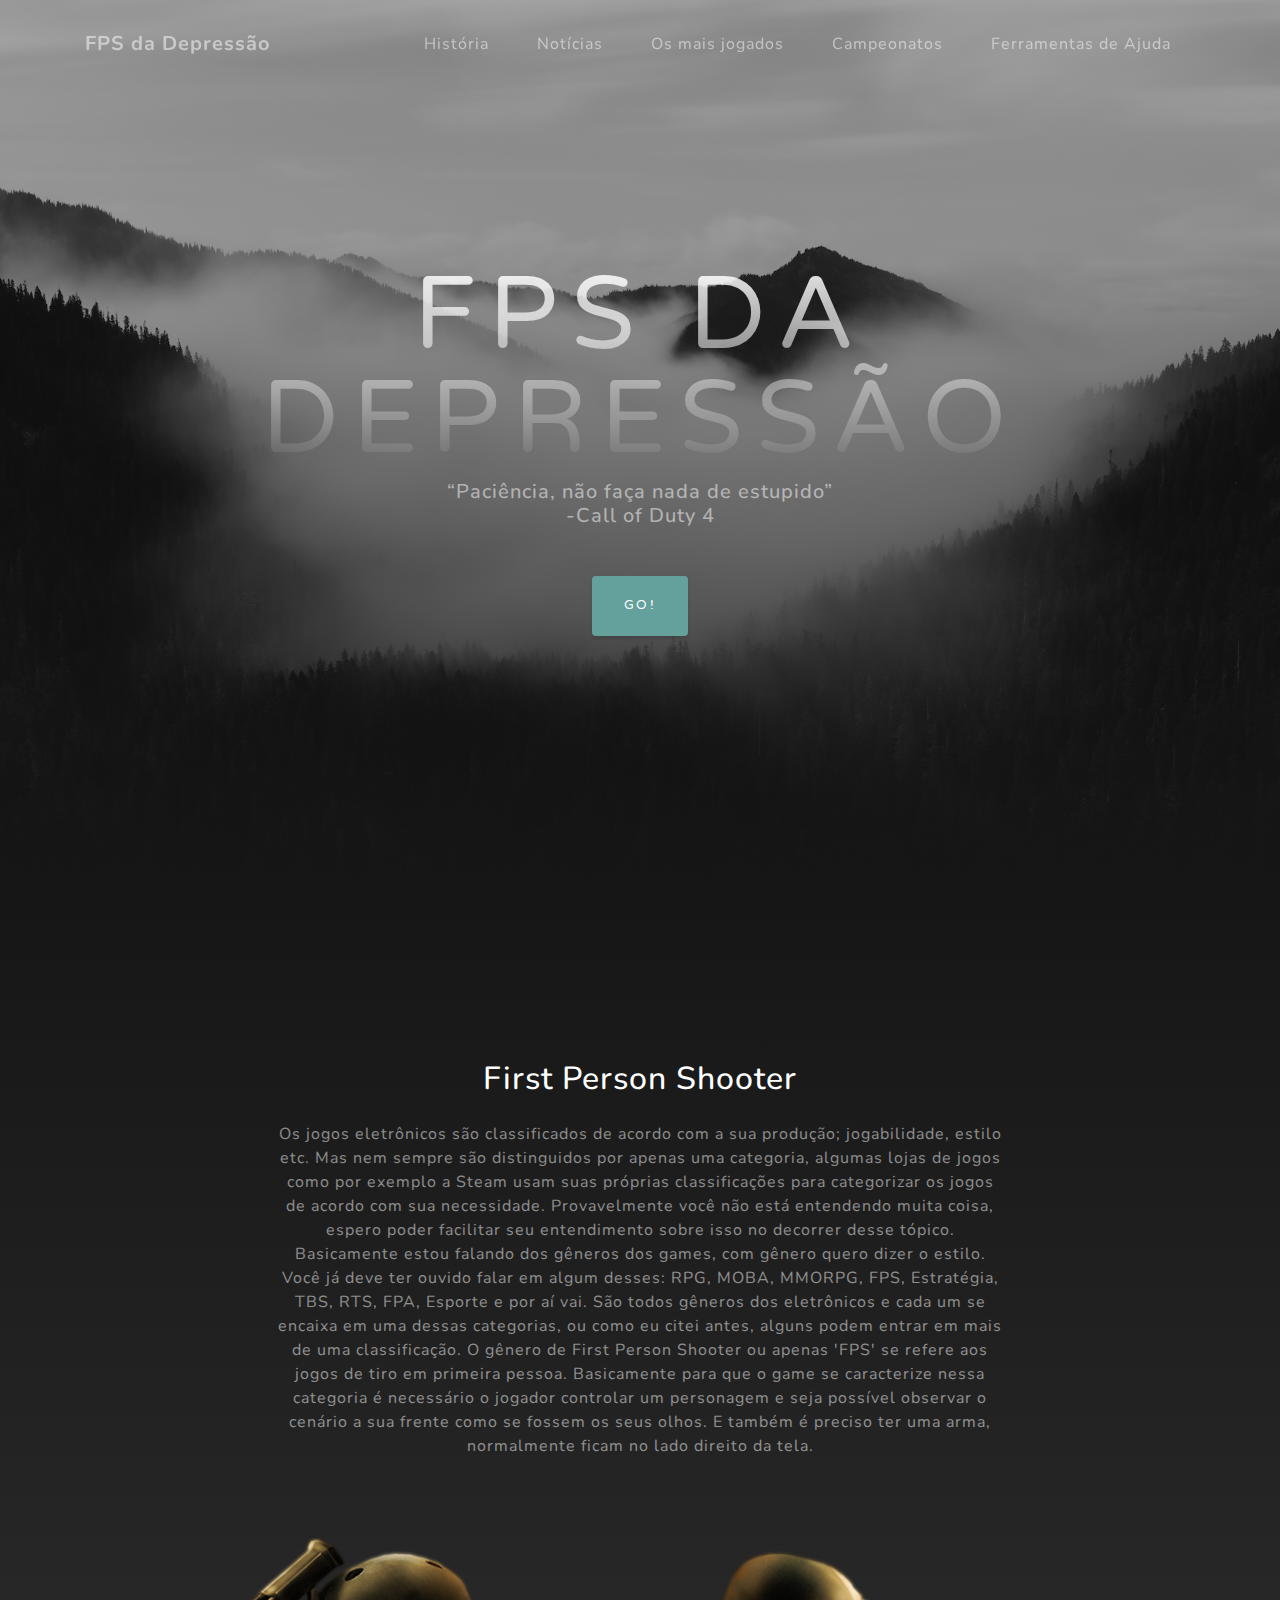
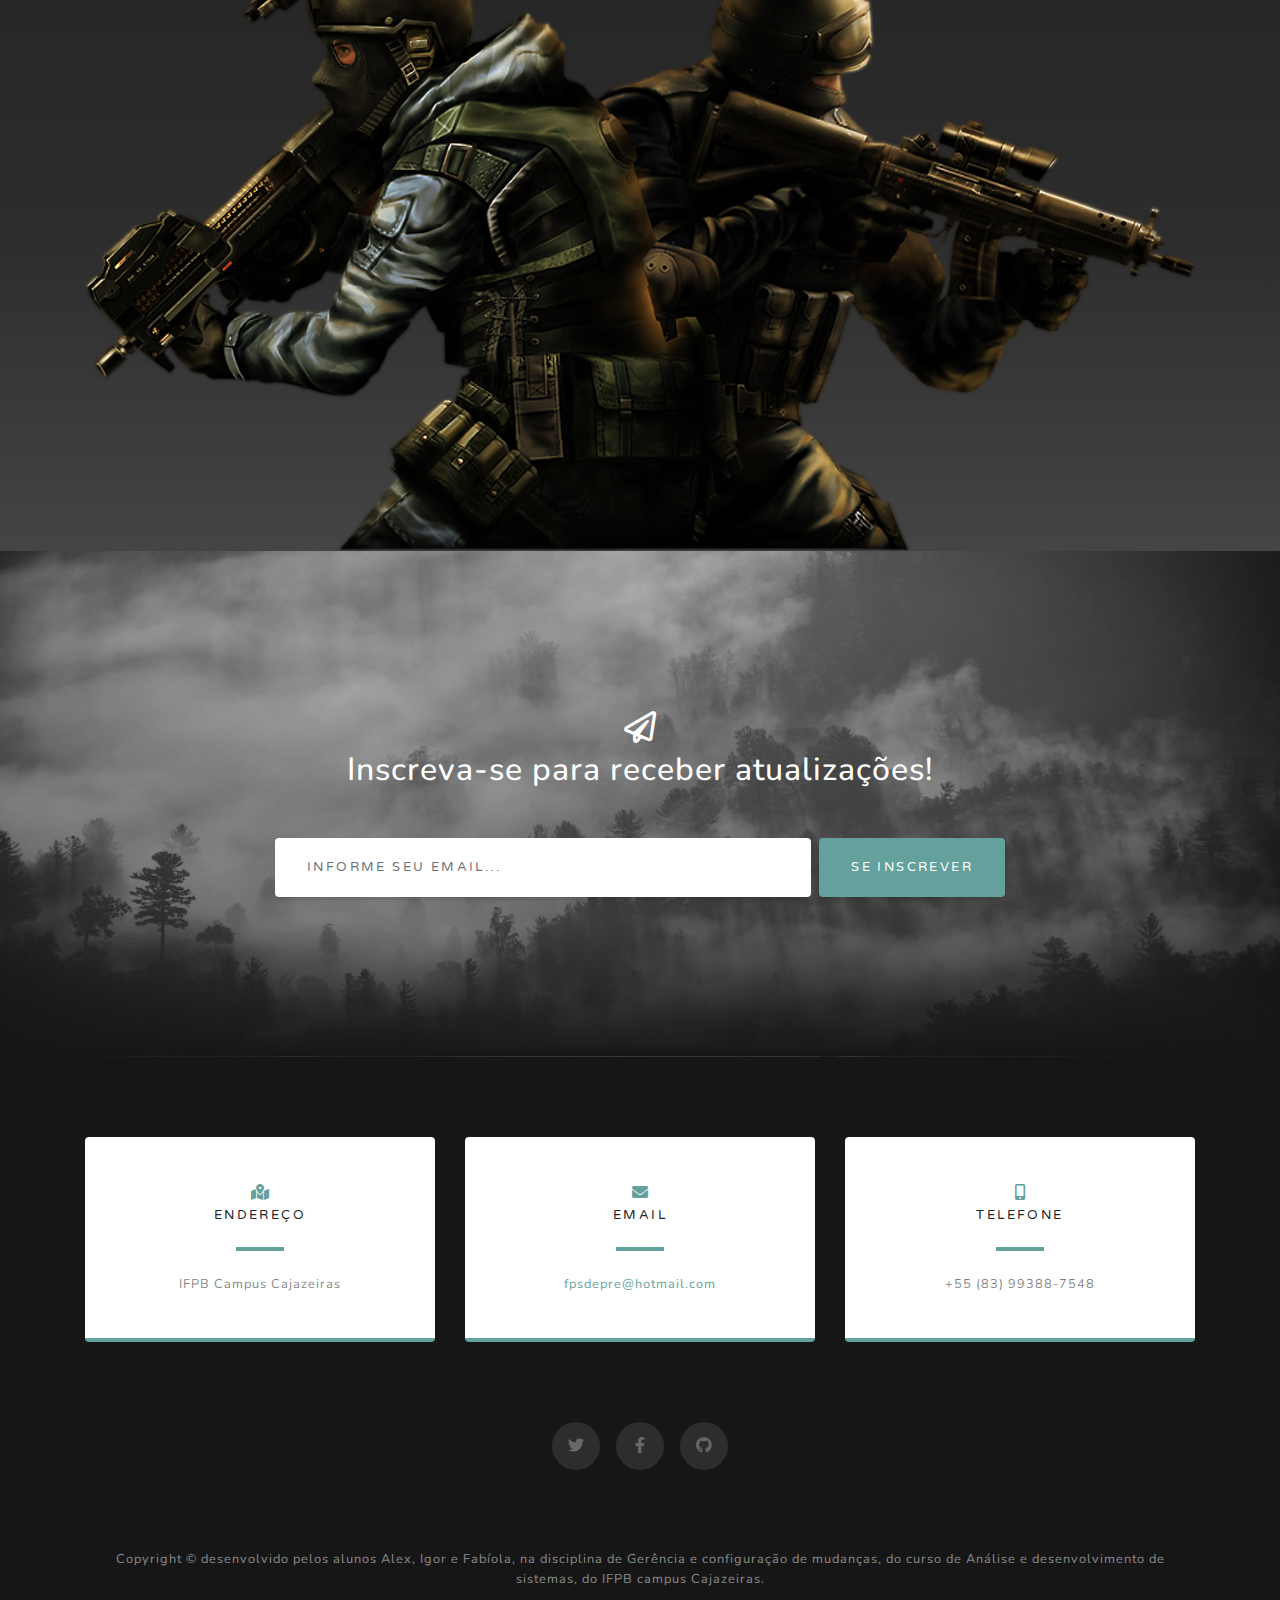
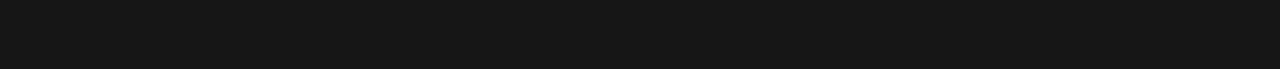
<file: index.html>
<!DOCTYPE html>
<html lang="en">

<head>

  <meta charset="utf-8">
  <meta name="viewport" content="width=device-width, initial-scale=1, shrink-to-fit=no">
  <meta name="description" content="">
  <meta name="author" content="">

  <title>FPS da Depressão</title>

  <!-- Bootstrap core CSS -->
  <link href="vendor/bootstrap/css/bootstrap.min.css" rel="stylesheet">

  <!-- Custom fonts for this template -->
  <link href="vendor/fontawesome-free/css/all.min.css" rel="stylesheet">
  <link href="https://fonts.googleapis.com/css?family=Varela+Round" rel="stylesheet">
  <link href="https://fonts.googleapis.com/css?family=Nunito:200,200i,300,300i,400,400i,600,600i,700,700i,800,800i,900,900i" rel="stylesheet">

  <!-- Custom styles for this template -->
  <link href="css/grayscale.min.css" rel="stylesheet">

</head>

<body id="page-top">

  <!-- Navigation -->
  <nav class="navbar navbar-expand-lg navbar-light fixed-top" id="mainNav">
    <div class="container">
      <a class="navbar-brand js-scroll-trigger" href="index.html">FPS da Depressão</a>
      <button class="navbar-toggler navbar-toggler-right" type="button" data-toggle="collapse" data-target="#navbarResponsive" aria-controls="navbarResponsive" aria-expanded="false" aria-label="Toggle navigation">
        
        <i class="fas fa-bars"></i>
      </button>
      <div class="collapse navbar-collapse" id="navbarResponsive">
        <ul class="navbar-nav ml-auto">
          <li class="nav-item">
            <a class="nav-link js-scroll-trigger" href="História.html">História</a>
          </li>
          <li class="nav-item">
            <a class="nav-link js-scroll-trigger" href="noticias.html">Notícias</a>
          </li>
          <li class="nav-item">
            <a class="nav-link js-scroll-trigger" href="maisjogados.html">Os mais jogados</a>
          </li>
           <li class="nav-item">
            <a class="nav-link js-scroll-trigger" href="campeonato.html">Campeonatos</a>
          </li>
           <li class="nav-item">
            <a class="nav-link js-scroll-trigger" href="ferramentas.html">Ferramentas de Ajuda</a>
          </li>
          

        </ul>
      </div>
    </div>
  </nav>

  <!-- Header -->
  <header class="masthead">
    <div class="container d-flex h-100 align-items-center">
      <div class="mx-auto text-center">
        <h1 class="mx-auto my-0 text-uppercase">FPS da depressão</h1>
        <h2 class="text-white-50 mx-auto mt-2 mb-5">“Paciência, não faça nada de estupido”<br>-Call of Duty 4</h2>
        <a href="#about" class="btn btn-primary js-scroll-trigger">GO!</a>
      </div>
    </div>
  </header>

  <!-- About Section -->
  <section id="about" class="about-section text-center">
    <div class="container">
      <div class="row">
        <div class="col-lg-8 mx-auto">
          <h2 class="text-white mb-4">First Person Shooter</h2>
          <p class="text-white-50"> 
          Os jogos eletrônicos são classificados de acordo com a sua produção; jogabilidade, estilo etc. Mas nem sempre são distinguidos por apenas uma categoria, algumas lojas de jogos como por exemplo a Steam usam suas próprias classificações para categorizar os jogos de acordo com sua necessidade.
          Provavelmente você não está entendendo muita coisa, espero poder facilitar seu entendimento sobre isso no decorrer desse tópico. Basicamente estou falando dos gêneros dos games, com gênero quero dizer o estilo. Você já deve ter ouvido falar em algum desses: RPG, MOBA, MMORPG, FPS, Estratégia, TBS, RTS, FPA, Esporte e por aí vai. São todos gêneros dos eletrônicos e cada um se encaixa em uma dessas categorias, ou como eu citei antes, alguns podem entrar em mais de uma classificação.
           O gênero de First Person Shooter ou apenas 'FPS' se refere aos jogos de tiro em primeira pessoa. Basicamente para que o game se caracterize nessa categoria é necessário o jogador controlar um personagem e seja possível observar o cenário a sua frente como se fossem os seus olhos. E também é preciso ter uma arma, normalmente ficam no lado direito da tela. 
        </div>
      </div>
      <img src="img/img_notic.png" class="img-fluid" alt="">
    </div>
  </section>

  
  <!-- Signup Section -->
  <section id="signup" class="signup-section">
    <div class="container">
      <div class="row">
        <div class="col-md-10 col-lg-8 mx-auto text-center">

          <i class="far fa-paper-plane fa-2x mb-2 text-white"></i>
          <h2 class="text-white mb-5">Inscreva-se para receber atualizações!</h2>

          <form class="form-inline d-flex">
            <input type="email" class="form-control flex-fill mr-0 mr-sm-2 mb-3 mb-sm-0" id="inputEmail" placeholder="Informe seu email...">
            <button type="submit" class="btn btn-primary mx-auto">Se inscrever</button>
          </form>

        </div>
      </div>
    </div>
  </section>

  <!-- Contact Section -->
   <section class="contact-section bg-black">
    <div class="container">

      <div class="row">

        <div class="col-md-4 mb-3 mb-md-0">
          <div class="card py-4 h-100">
            <div class="card-body text-center">
              <i class="fas fa-map-marked-alt text-primary mb-2"></i>
              <h4 class="text-uppercase m-0">Endereço</h4>
              <hr class="my-4">
              <div class="small text-black-50">IFPB Campus Cajazeiras</div>
            </div>
          </div>
        </div>

        <div class="col-md-4 mb-3 mb-md-0">
          <div class="card py-4 h-100">
            <div class="card-body text-center">
              <i class="fas fa-envelope text-primary mb-2"></i>
              <h4 class="text-uppercase m-0">Email</h4>
              <hr class="my-4">
              <div class="small text-black-50">
                <a href="#">fpsdepre@hotmail.com</a>
              </div>
            </div>
          </div>
        </div>

        <div class="col-md-4 mb-3 mb-md-0">
          <div class="card py-4 h-100">
            <div class="card-body text-center">
              <i class="fas fa-mobile-alt text-primary mb-2"></i>
              <h4 class="text-uppercase m-0">Telefone</h4>
              <hr class="my-4">
              <div class="small text-black-50">+55 (83) 99388-7548</div>
            </div>
          </div>
        </div>
      </div>

      <div class="social d-flex justify-content-center">
        <a href="#" class="mx-2">
          <i class="fab fa-twitter"></i>
        </a>
        <a href="#" class="mx-2">
          <i class="fab fa-facebook-f"></i>
        </a>
        <a href="https://github.com/Erza-titania/ProjetoGCM" target="_blank" class="mx-2">
          <i class="fab fa-github"></i>
        </a>
      </div>

    </div>
  </section>

  <!-- Footer -->
  <footer class="bg-black small text-center text-white-50">
    <div class="container">
      Copyright &copy; desenvolvido pelos alunos Alex, Igor e Fabíola, na disciplina de Gerência e configuração de mudanças, do curso de Análise e desenvolvimento de sistemas, do IFPB campus Cajazeiras.
    </div>
  </footer>

  <!-- Bootstrap core JavaScript -->
  <script src="vendor/jquery/jquery.min.js"></script>
  <script src="vendor/bootstrap/js/bootstrap.bundle.min.js"></script>

  <!-- Plugin JavaScript -->
  <script src="vendor/jquery-easing/jquery.easing.min.js"></script>

  <!-- Custom scripts for this template -->
  <script src="js/grayscale.min.js"> </script>

</body>

</html>
</file>
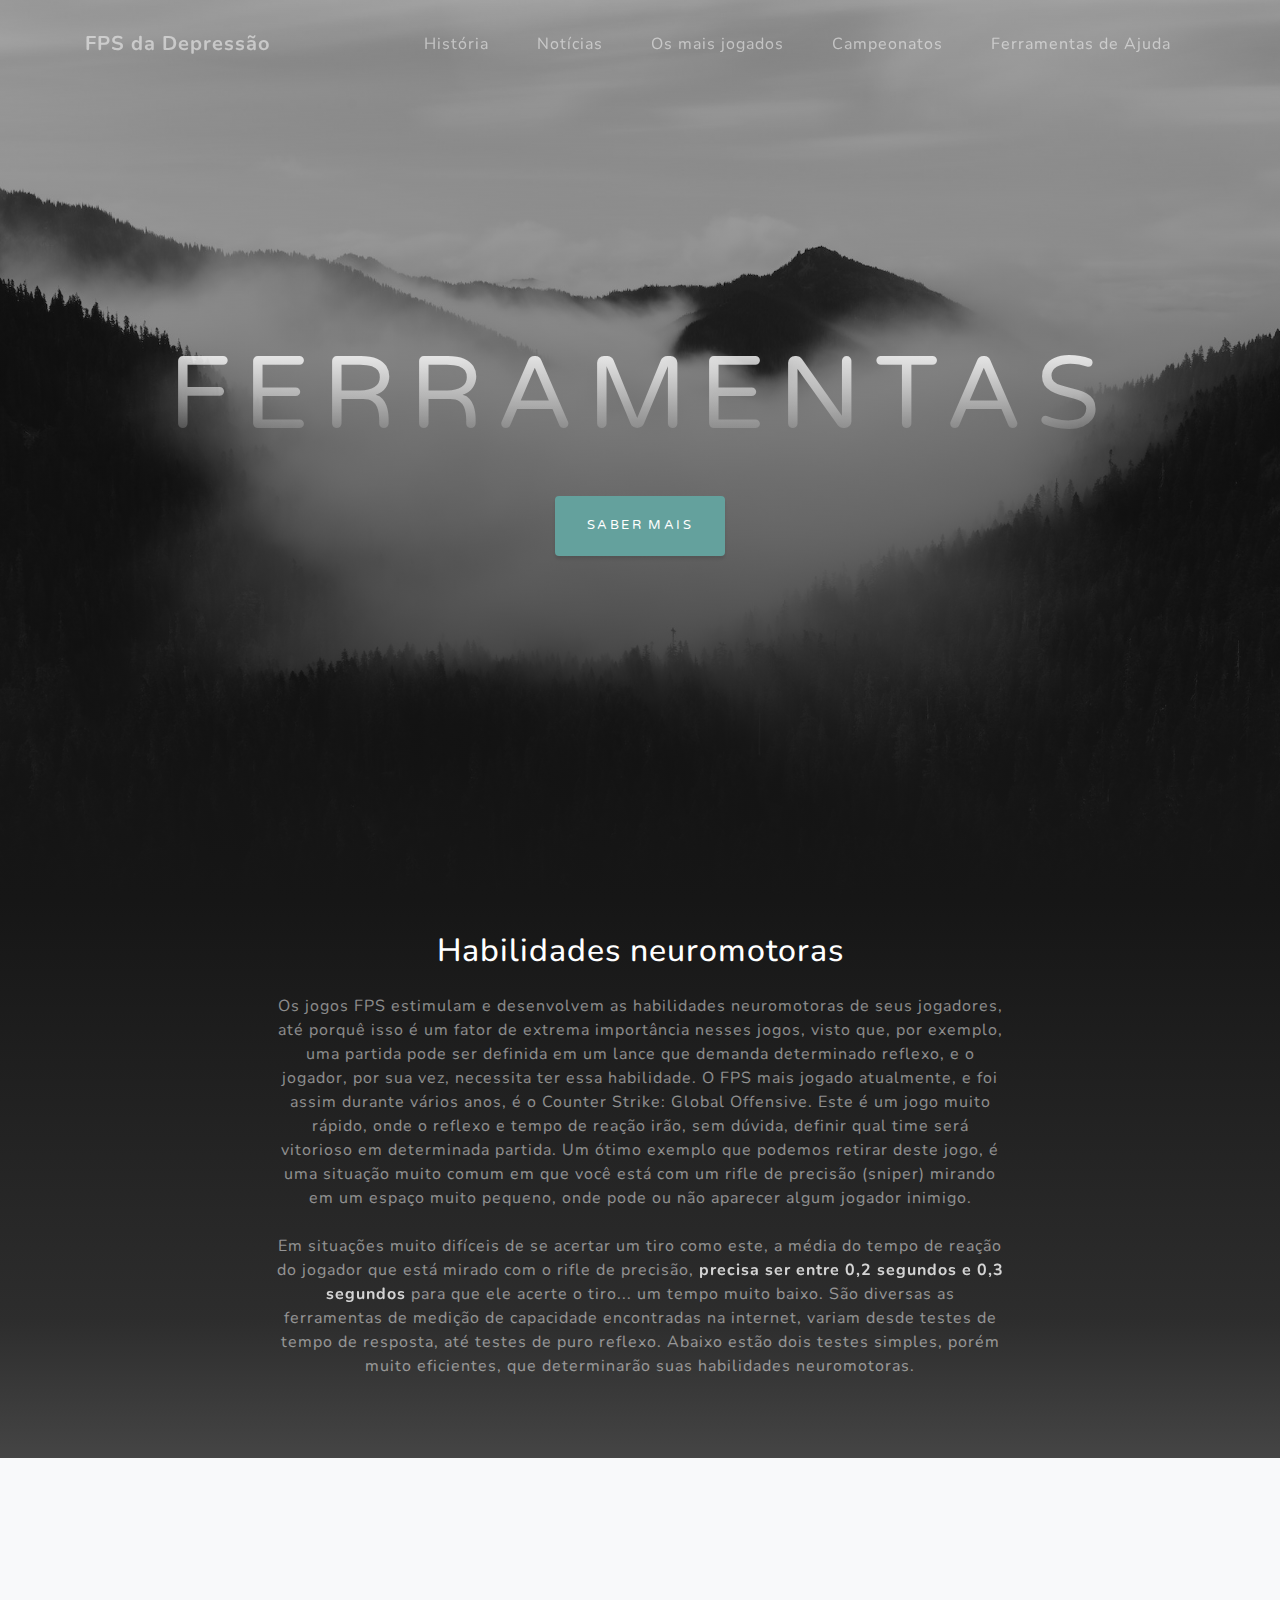
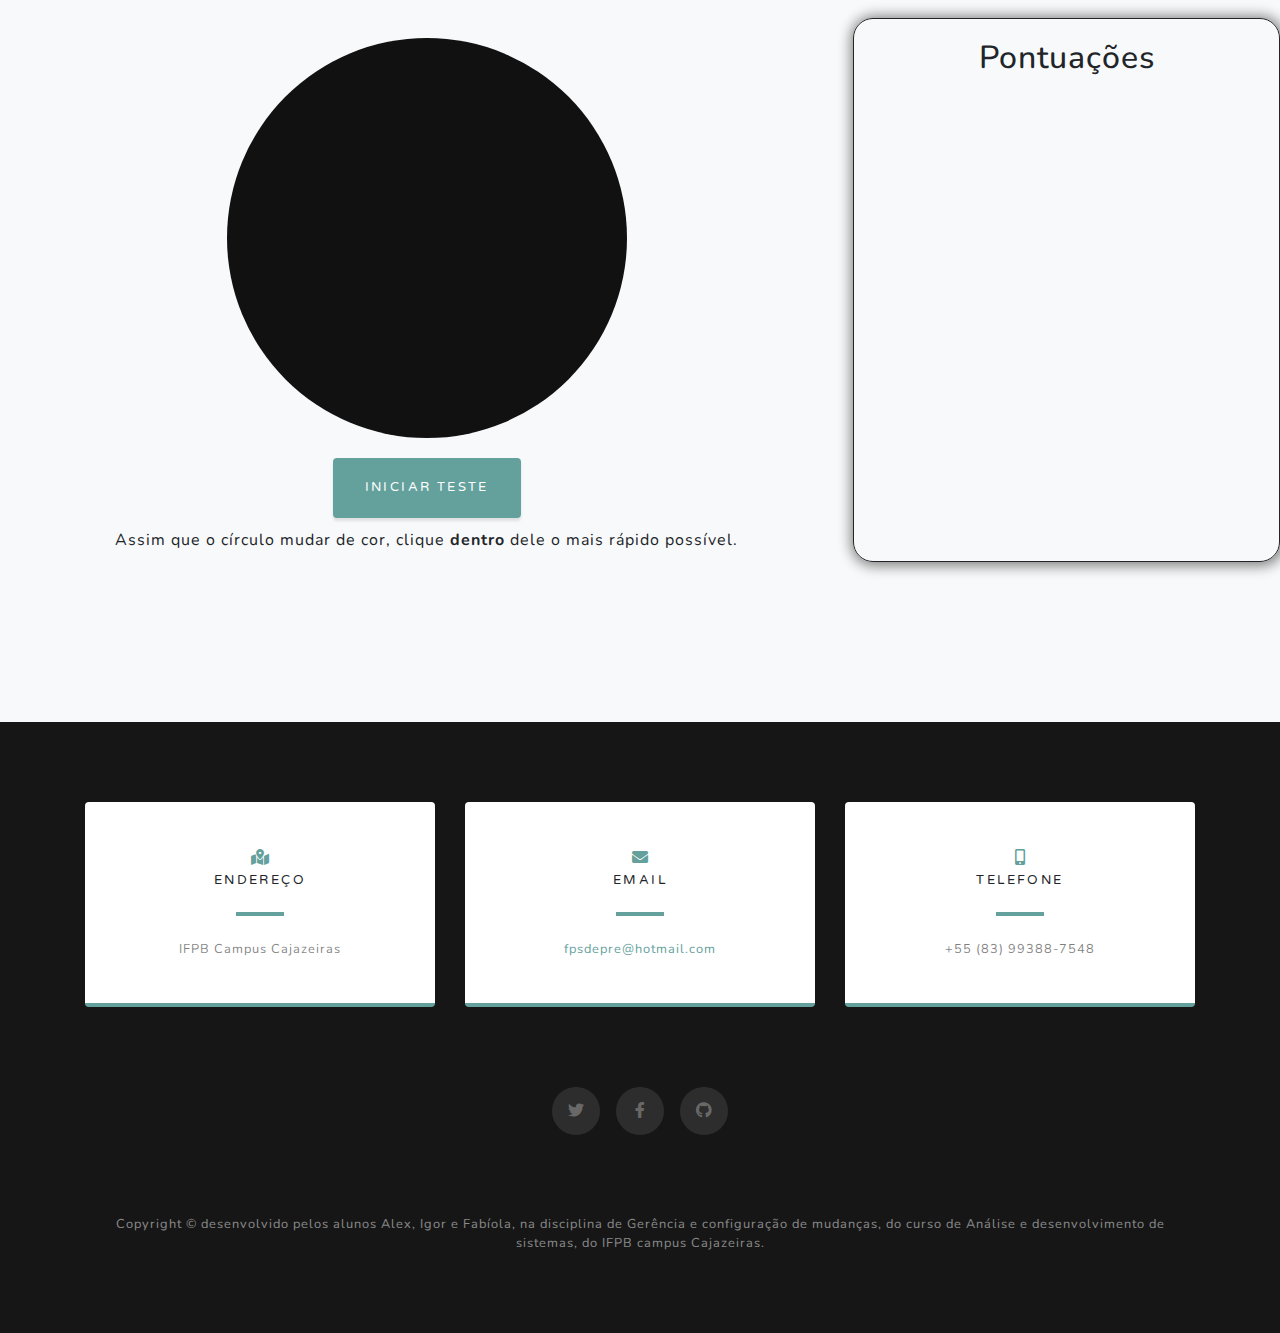
<file: ferramentas.html>
<!DOCTYPE html>
<html lang="en">

<head>

  <meta charset="utf-8">
  <meta name="viewport" content="width=device-width, initial-scale=1, shrink-to-fit=no">
  <meta name="description" content="">
  <meta name="author" content="">

  <title>FPS da Depressão</title>

  <!-- Bootstrap core CSS -->
  <link href="vendor/bootstrap/css/bootstrap.min.css" rel="stylesheet">

  <!-- Custom fonts for this template -->
  <link href="vendor/fontawesome-free/css/all.min.css" rel="stylesheet">
  <link href="https://fonts.googleapis.com/css?family=Varela+Round" rel="stylesheet">
  <link href="https://fonts.googleapis.com/css?family=Nunito:200,200i,300,300i,400,400i,600,600i,700,700i,800,800i,900,900i" rel="stylesheet">

  <!-- Custom styles for this template -->
  <link href="css/grayscale.css" rel="stylesheet">

</head>

<body id="page-top">

  <!-- Navigation -->
  <nav class="navbar navbar-expand-lg navbar-light fixed-top" id="mainNav">
    <div class="container">
      <a class="navbar-brand js-scroll-trigger" href="index.html">FPS da Depressão</a>
      <button class="navbar-toggler navbar-toggler-right" type="button" data-toggle="collapse" data-target="#navbarResponsive" aria-controls="navbarResponsive" aria-expanded="false" aria-label="Toggle navigation">
        
        <i class="fas fa-bars"></i>
      </button>
      <div class="collapse navbar-collapse" id="navbarResponsive">
        <ul class="navbar-nav ml-auto">
          <li class="nav-item">
            <a class="nav-link js-scroll-trigger" href="História.html">História</a>
          </li>
          <li class="nav-item">
            <a class="nav-link js-scroll-trigger" href="noticias.html">Notícias</a>
          </li>
          <li class="nav-item">
            <a class="nav-link js-scroll-trigger" href="maisjogados.html">Os mais jogados</a>
          </li>
           <li class="nav-item">
            <a class="nav-link js-scroll-trigger" href="campeonato.html">Campeonatos</a>
          </li>
           <li class="nav-item">
            <a class="nav-link js-scroll-trigger" href="ferramentas.html">Ferramentas de Ajuda</a>
          </li>
          

        </ul>
      </div>
    </div>
  </nav>

  <!-- Header -->
  <header class="masthead">
    <div class="container d-flex h-100 align-items-center">
      <div class="mx-auto text-center">
        <h1 class="mx-auto my-0 text-uppercase">Ferramentas</h1>
        <h2 class="text-white-50 mx-auto mt-2 mb-5"></h2>
        <a href="#about" class="btn btn-primary js-scroll-trigger">Saber mais</a>
      </div>
    </div>
  </header>

  <!-- About Section -->
  <section id="about" class="about-section text-center">
    <div class="container">
      <div class="row">
        <div class="col-lg-8 mx-auto">
          <h2 class="text-white mb-4">Habilidades neuromotoras</h2>
          <p class="text-white-50"> Os jogos FPS estimulam e desenvolvem as habilidades neuromotoras de seus jogadores, até porquê isso é um fator de extrema importância nesses jogos, visto que, por exemplo, uma partida pode ser definida em um lance que demanda determinado reflexo, e o jogador, por sua vez, necessita ter essa habilidade.
          O FPS mais jogado atualmente, e foi assim durante vários anos, é o Counter Strike: Global Offensive. Este é um jogo muito rápido, onde o reflexo e tempo de reação irão, sem dúvida, definir qual time será vitorioso em determinada partida.
          Um ótimo exemplo que podemos retirar deste jogo, é uma situação muito comum em que você está com um rifle de precisão (sniper) mirando em um espaço muito pequeno, onde pode ou não aparecer algum jogador inimigo. <br><br> Em situações muito difíceis de se acertar um tiro como este, a média do tempo de reação do jogador que está mirado com o rifle de precisão, <span style="font-weight: bolder; color: #fff; opacity: 0.8;">precisa ser entre 0,2 segundos e 0,3 segundos</span> para que ele acerte o tiro... um tempo muito baixo.
          São diversas as ferramentas de medição de capacidade encontradas na internet, variam desde testes de tempo de resposta, até testes de puro reflexo.
          Abaixo estão dois testes simples, porém muito eficientes, que determinarão suas habilidades neuromotoras.
          </p>
        </div>
      </div>
      <!--<img src="img/img_notic.png" class="img-fluid" alt="">-->
    </div>
  </section>

  <!-- Projects Section -->
  <section id="projects" class="projects-section bg-light">
    <div class="container-fluid">
      <div class="row">
        <div class="col-sm-8 text-center">
          <div id="target-click" class="target not-ready"></div>
          <button class="btn btn-primary btn-outline btn-large" id="start">INICIAR TESTE</button>
          <p class="info">Assim que o círculo mudar de cor, clique <strong>dentro</strong> dele o mais rápido possível.</p>
        </div>
        <div class="col-sm-4 scoreboard-box">
          <h2 class="text-center">Pontuações</h2>
          <ol id="scoreboard-list">
            
          </ol>
        </div>
      </div>
    </div>
  </section>

  <!-- Contact Section -->
  <section class="contact-section bg-black">
    <div class="container">

      <div class="row">

        <div class="col-md-4 mb-3 mb-md-0">
          <div class="card py-4 h-100">
            <div class="card-body text-center">
              <i class="fas fa-map-marked-alt text-primary mb-2"></i>
              <h4 class="text-uppercase m-0">Endereço</h4>
              <hr class="my-4">
              <div class="small text-black-50">IFPB Campus Cajazeiras</div>
            </div>
          </div>
        </div>

        <div class="col-md-4 mb-3 mb-md-0">
          <div class="card py-4 h-100">
            <div class="card-body text-center">
              <i class="fas fa-envelope text-primary mb-2"></i>
              <h4 class="text-uppercase m-0">Email</h4>
              <hr class="my-4">
              <div class="small text-black-50">
                <a href="#">fpsdepre@hotmail.com</a>
              </div>
            </div>
          </div>
        </div>

        <div class="col-md-4 mb-3 mb-md-0">
          <div class="card py-4 h-100">
            <div class="card-body text-center">
              <i class="fas fa-mobile-alt text-primary mb-2"></i>
              <h4 class="text-uppercase m-0">Telefone</h4>
              <hr class="my-4">
              <div class="small text-black-50">+55 (83) 99388-7548</div>
            </div>
          </div>
        </div>
      </div>

      <div class="social d-flex justify-content-center">
        <a href="#" class="mx-2">
          <i class="fab fa-twitter"></i>
        </a>
        <a href="#" class="mx-2">
          <i class="fab fa-facebook-f"></i>
        </a>
        <a href="https://github.com/Erza-titania/ProjetoGCM" target="_blank" class="mx-2">
          <i class="fab fa-github"></i>
        </a>
      </div>

    </div>
  </section>

  <!-- Footer -->
  <footer class="bg-black small text-center text-white-50">
    <div class="container">
      Copyright &copy; desenvolvido pelos alunos Alex, Igor e Fabíola, na disciplina de Gerência e configuração de mudanças, do curso de Análise e desenvolvimento de sistemas, do IFPB campus Cajazeiras.
    </div>
  </footer>

  <!-- Bootstrap core JavaScript -->
  <script src="vendor/jquery/jquery.min.js"></script>
  <script src="vendor/bootstrap/js/bootstrap.bundle.min.js"></script>

  <!-- Plugin JavaScript -->
  <script src="vendor/jquery-easing/jquery.easing.min.js"></script>

  <!-- Custom scripts for this template -->
  <script src="js/grayscale.min.js"></script>

  <script src="js/App.js"></script>
  <script>
    let app = new App();
  </script>

</body>

</html>
</file>
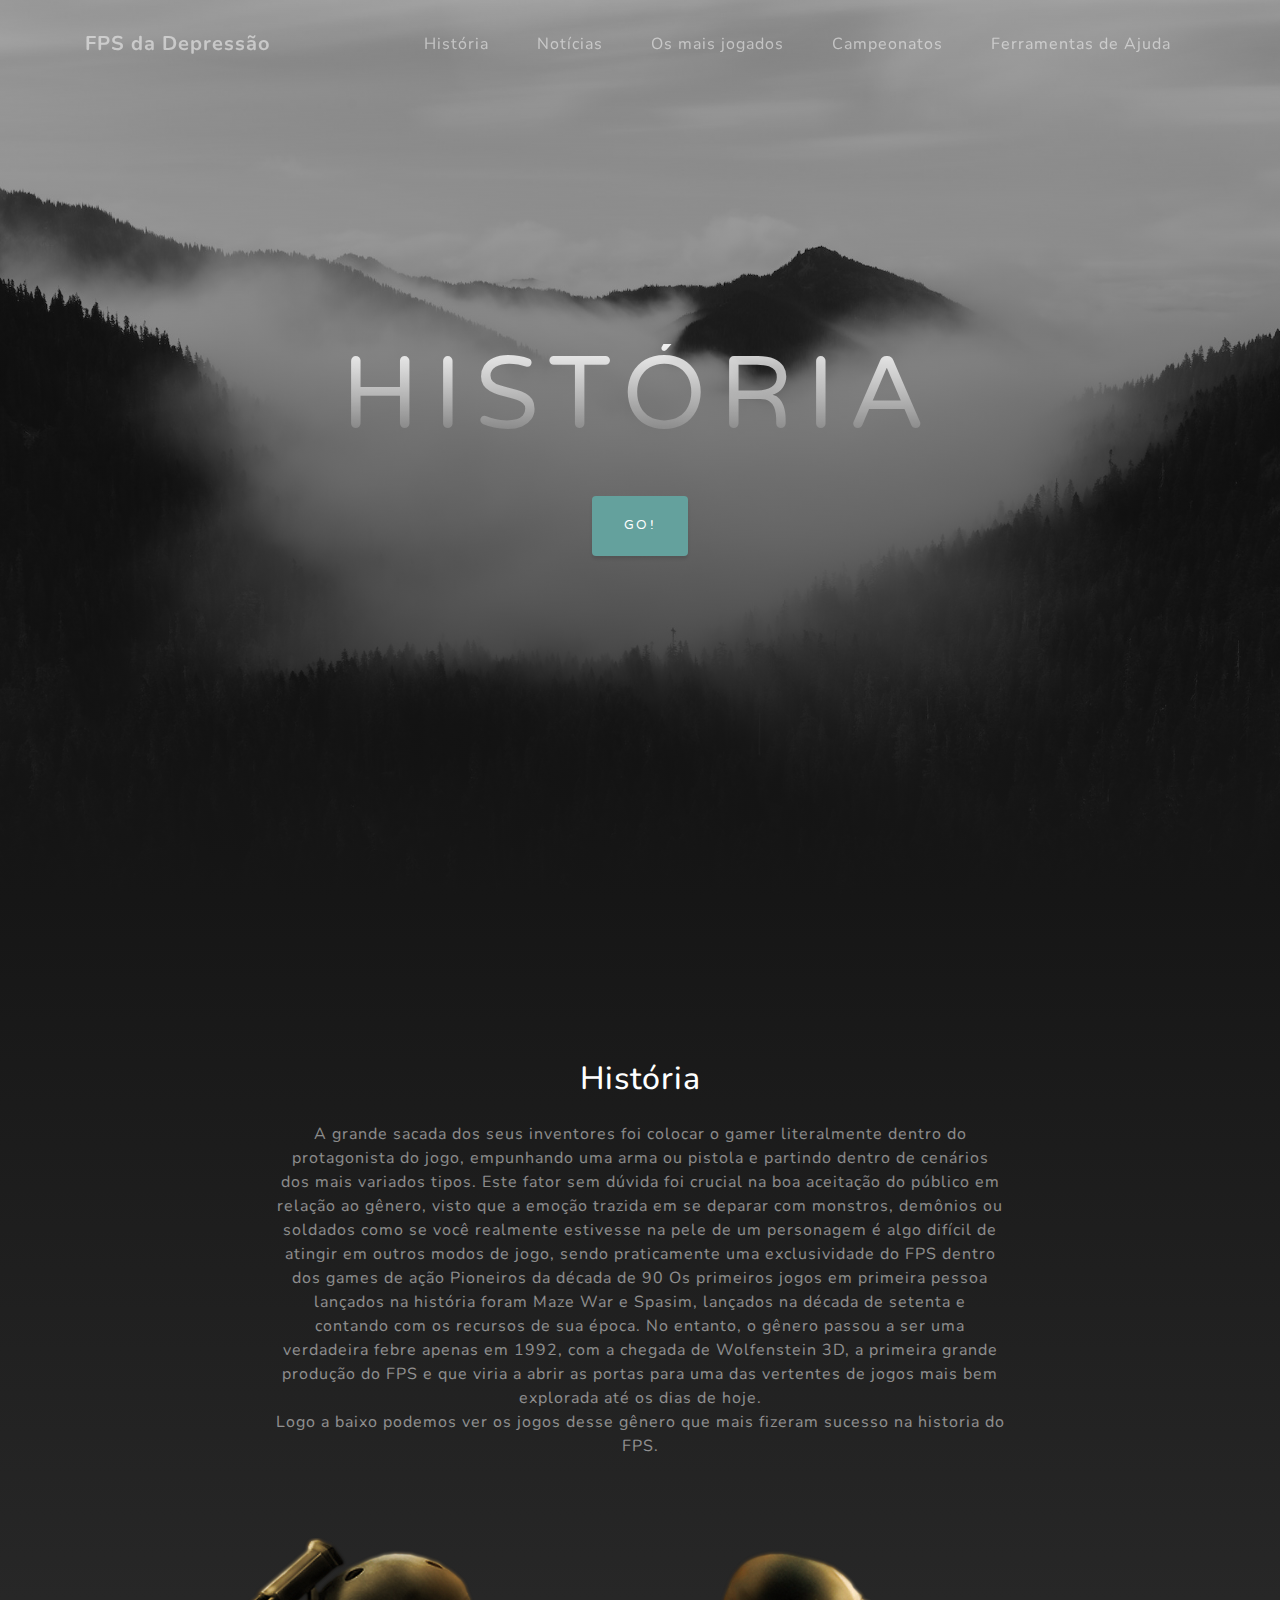
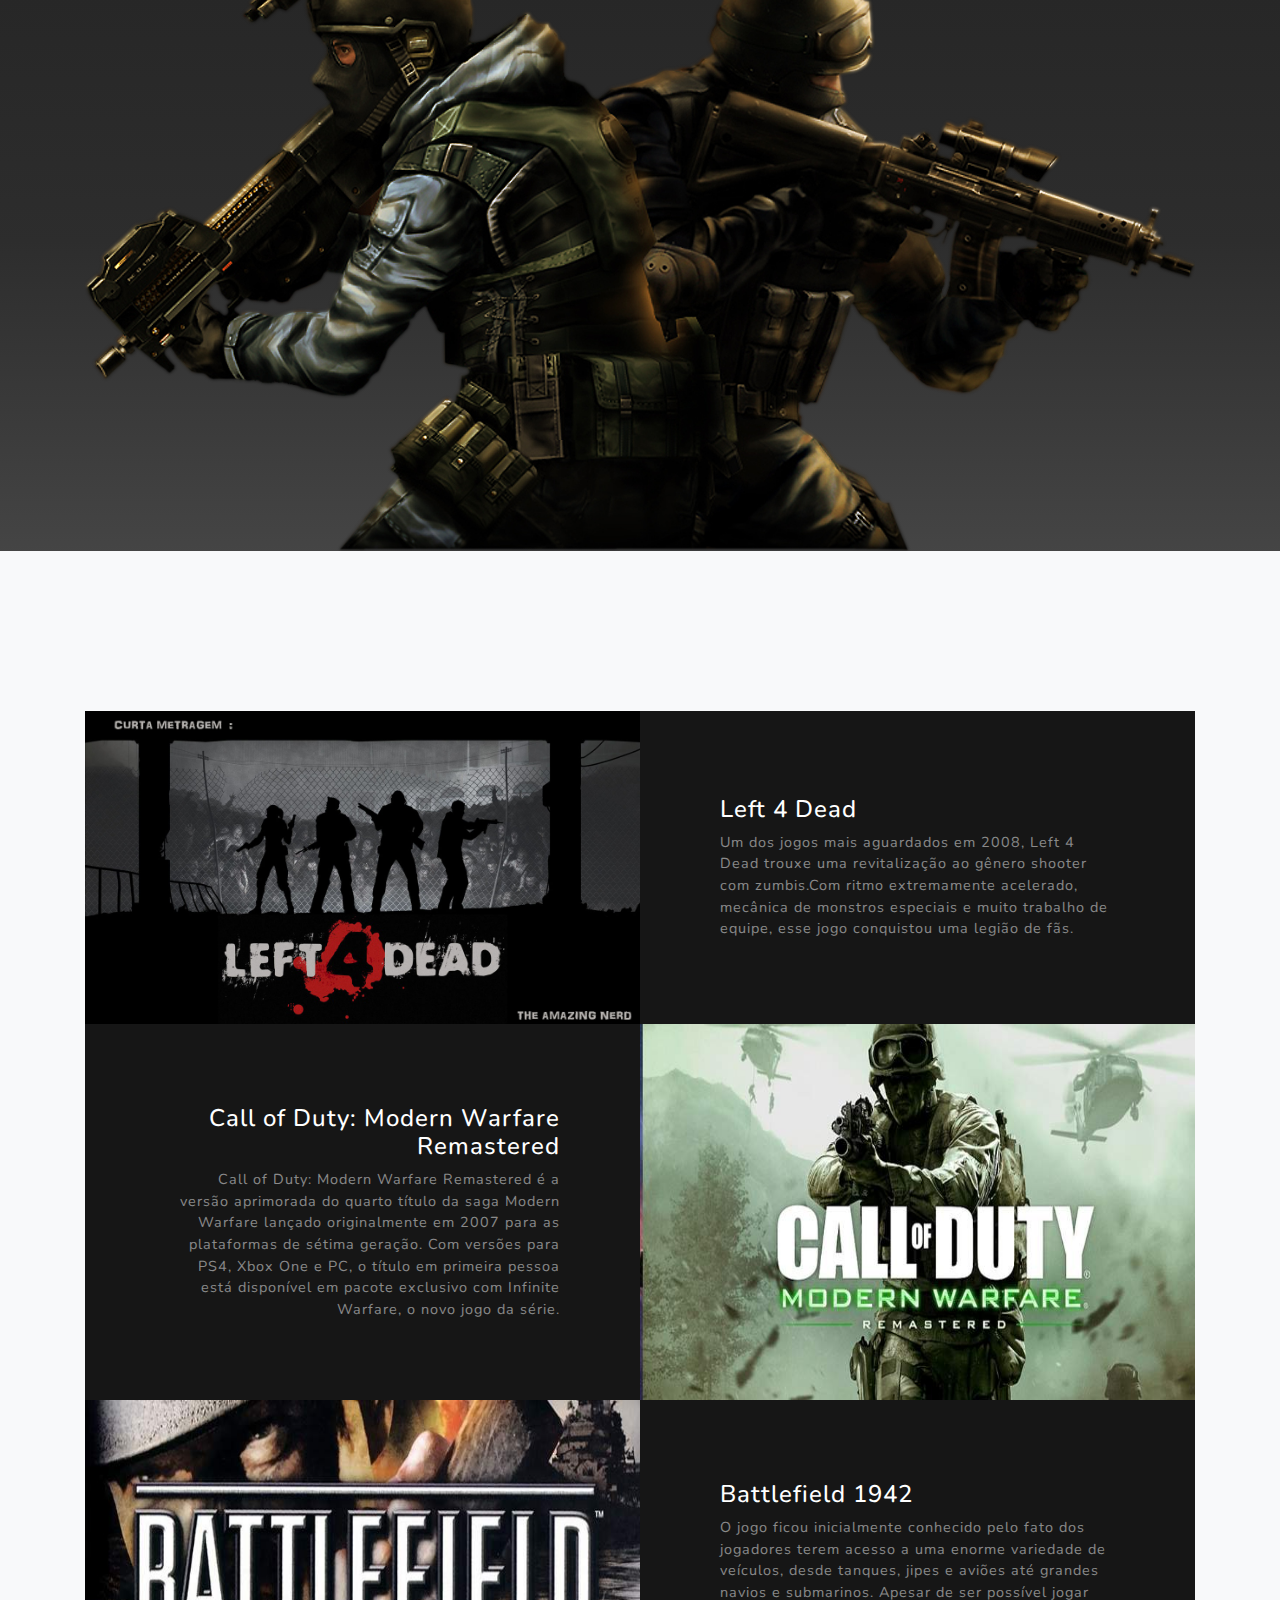
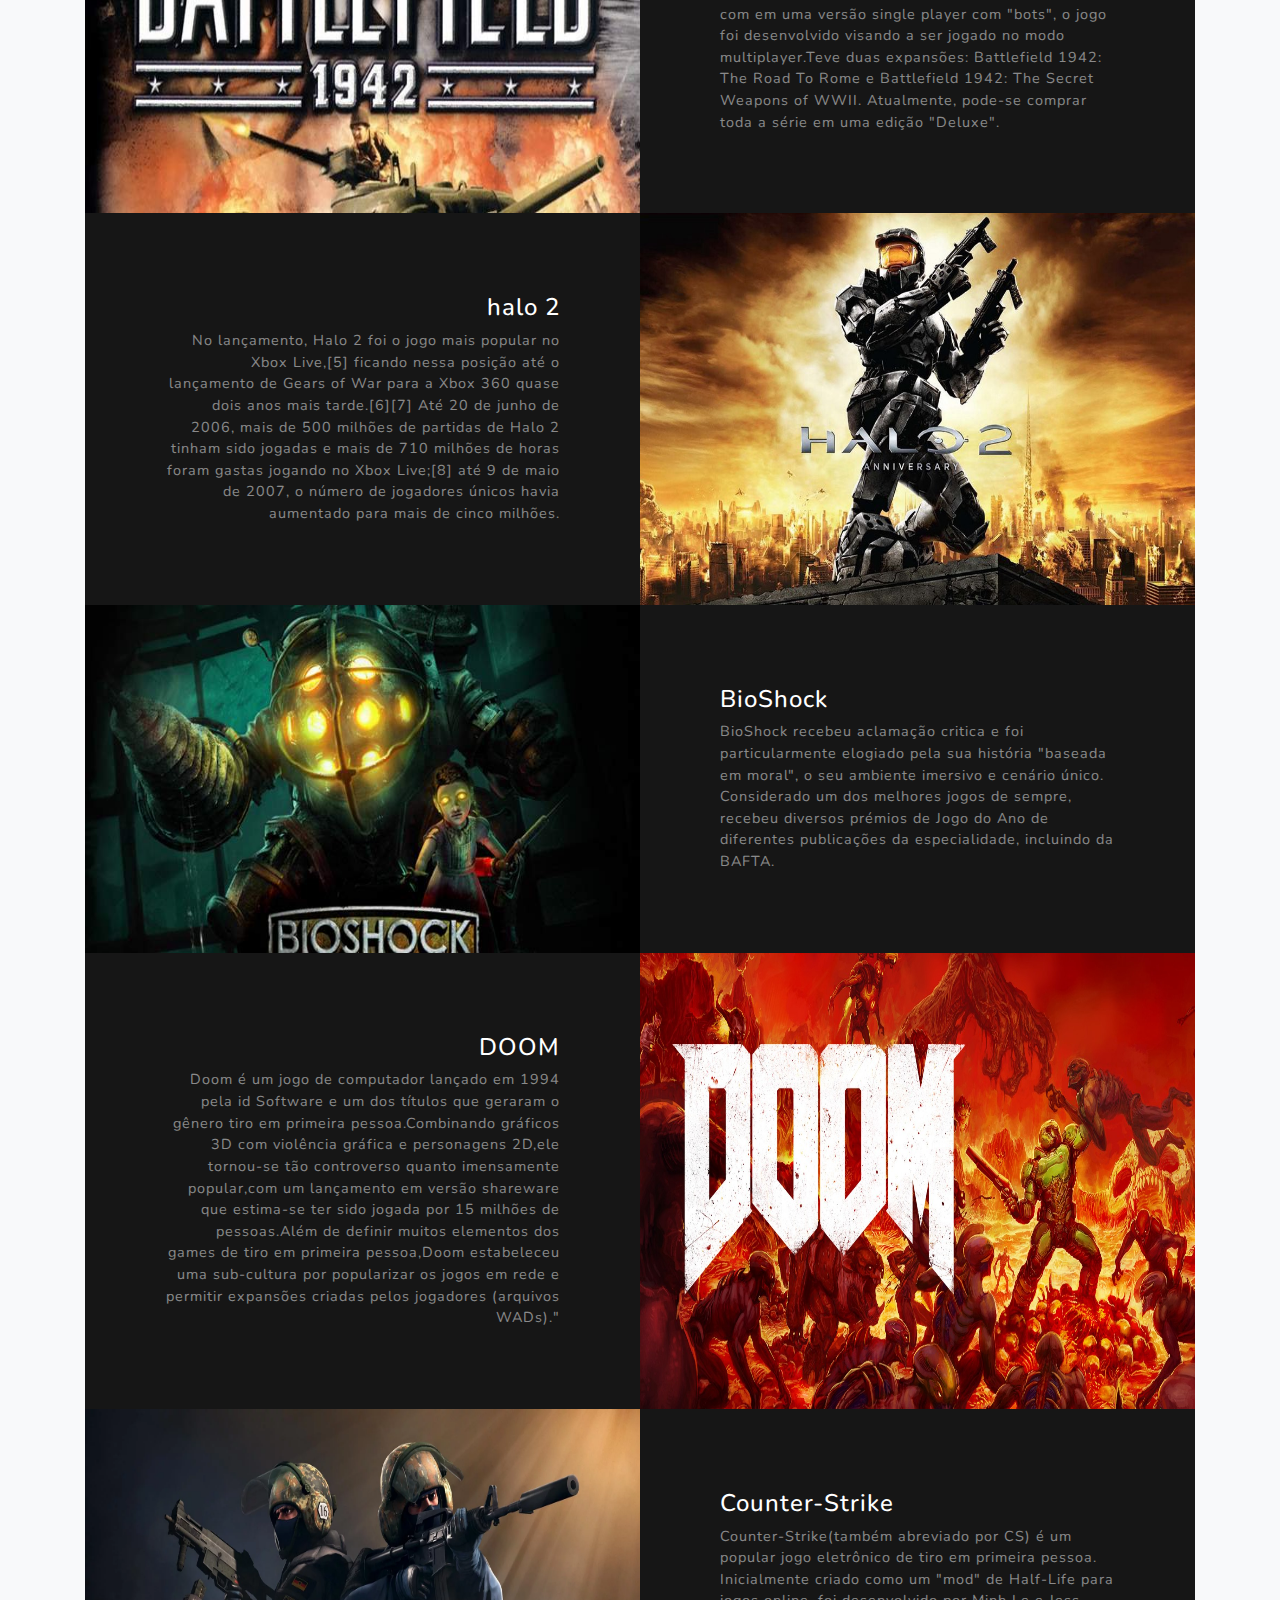
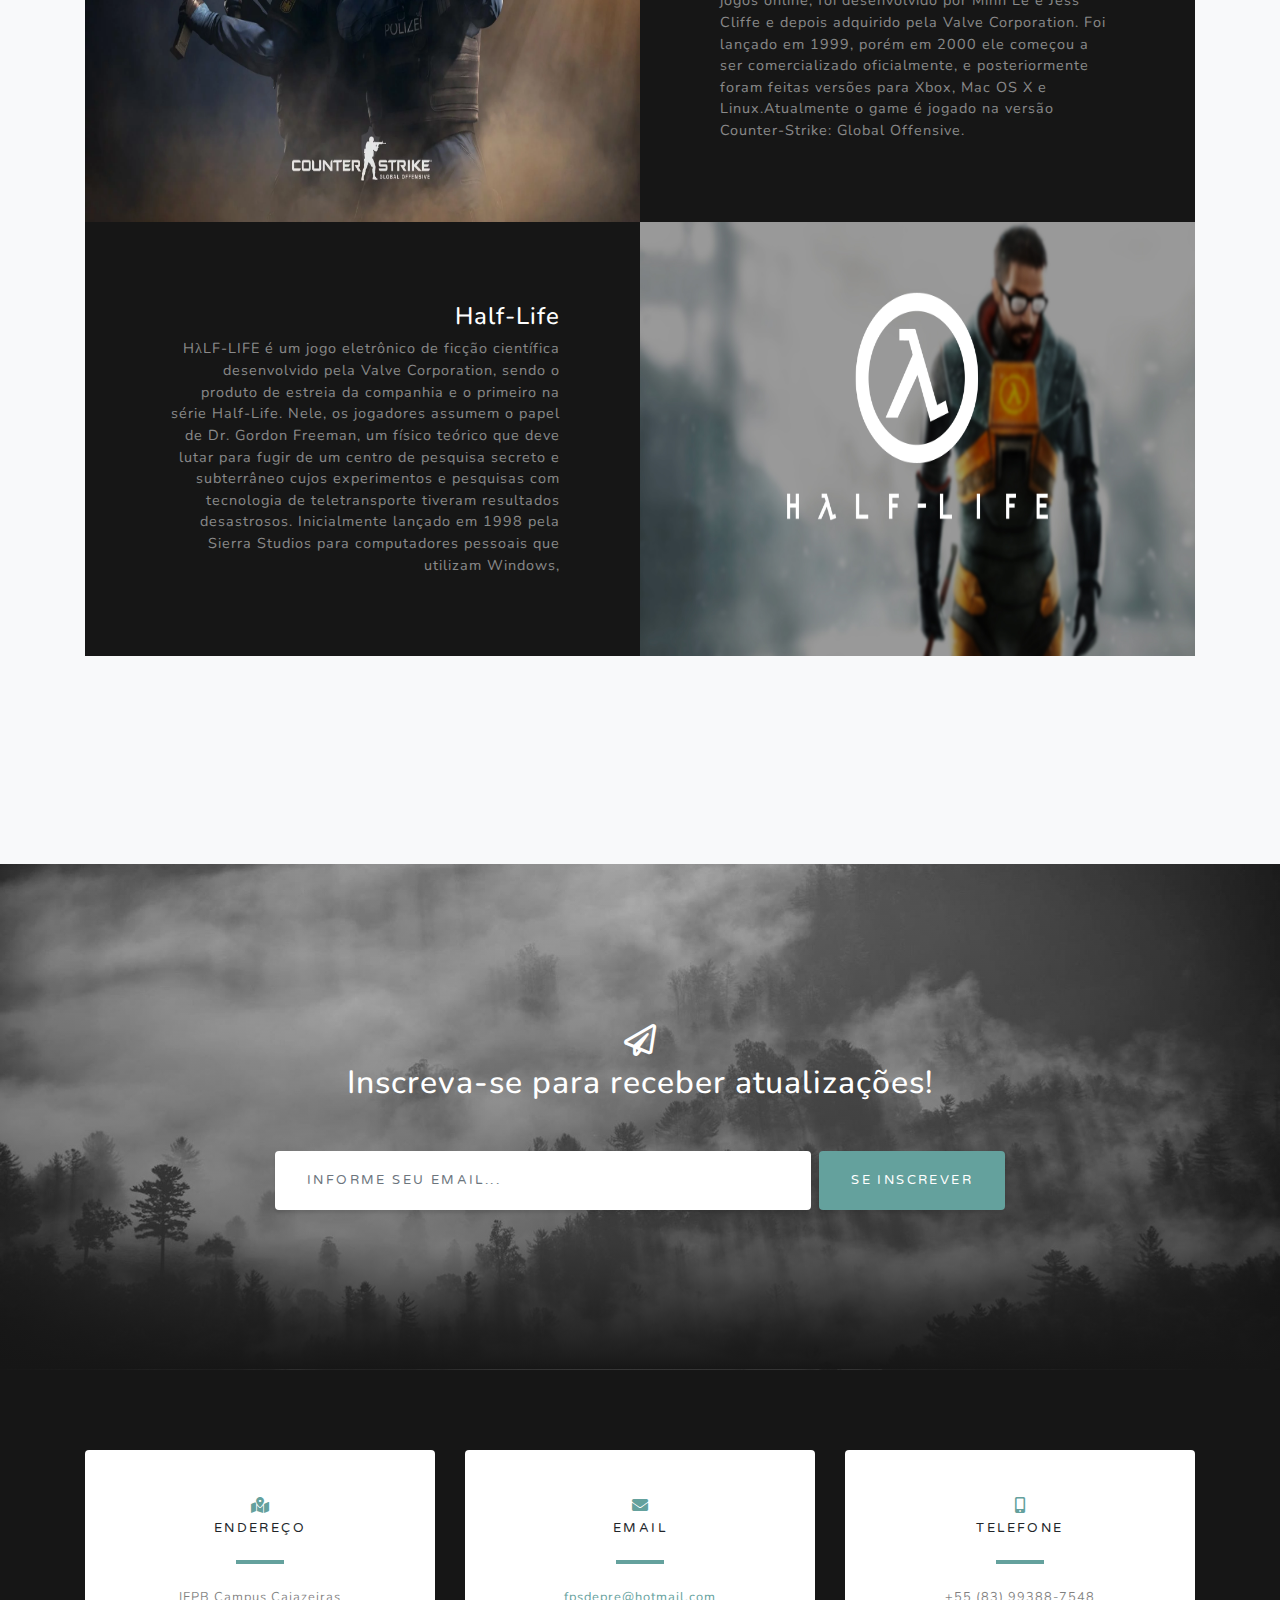
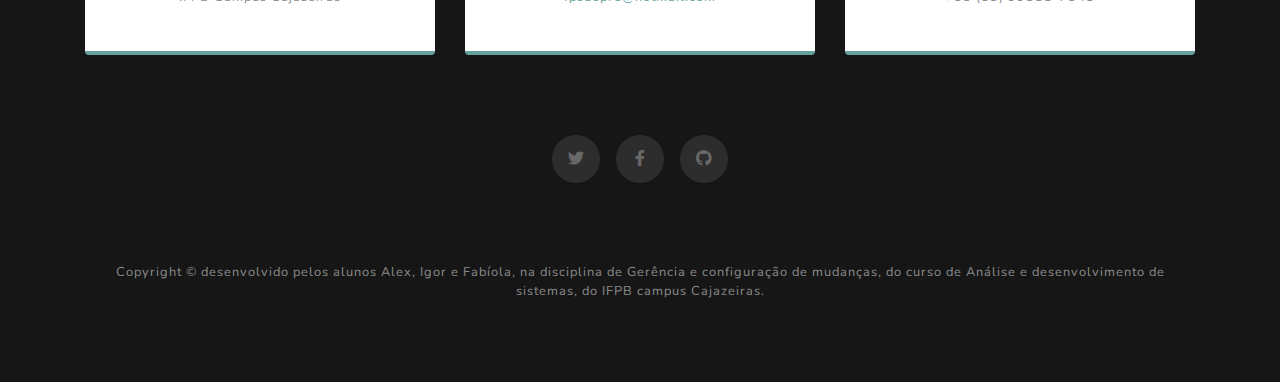
<file: História.html>
<!DOCTYPE html>
<html lang="en">

<head>

  <meta charset="utf-8">
  <meta name="viewport" content="width=device-width, initial-scale=1, shrink-to-fit=no">
  <meta name="description" content="">
  <meta name="author" content="">

  <title>FPS da Depressão</title>

  <!-- Bootstrap core CSS -->
  <link href="vendor/bootstrap/css/bootstrap.min.css" rel="stylesheet">

  <!-- Custom fonts for this template -->
  <link href="vendor/fontawesome-free/css/all.min.css" rel="stylesheet">
  <link href="https://fonts.googleapis.com/css?family=Varela+Round" rel="stylesheet">
  <link href="https://fonts.googleapis.com/css?family=Nunito:200,200i,300,300i,400,400i,600,600i,700,700i,800,800i,900,900i" rel="stylesheet">

  <!-- Custom styles for this template -->
  <link href="css/grayscale.min.css" rel="stylesheet">

</head>

<body id="page-top">

  <!-- Navigation -->
  <nav class="navbar navbar-expand-lg navbar-light fixed-top" id="mainNav">
    <div class="container">
      <a class="navbar-brand js-scroll-trigger" href="index.html">FPS da Depressão</a>
      <button class="navbar-toggler navbar-toggler-right" type="button" data-toggle="collapse" data-target="#navbarResponsive" aria-controls="navbarResponsive" aria-expanded="false" aria-label="Toggle navigation">
        
        <i class="fas fa-bars"></i>
      </button>
      <div class="collapse navbar-collapse" id="navbarResponsive">
        <ul class="navbar-nav ml-auto">
          <li class="nav-item">
            <a class="nav-link js-scroll-trigger" href="História.html">História</a>
          </li>
          <li class="nav-item">
            <a class="nav-link js-scroll-trigger" href="noticias.html">Notícias</a>
          </li>
          <li class="nav-item">
            <a class="nav-link js-scroll-trigger" href="maisjogados.html">Os mais jogados</a>
          </li>
           <li class="nav-item">
            <a class="nav-link js-scroll-trigger" href="campeonato.html">Campeonatos</a>
          </li>
           <li class="nav-item">
            <a class="nav-link js-scroll-trigger" href="ferramentas.html">Ferramentas de Ajuda</a>
          </li>
          

        </ul>
      </div>
    </div>
  </nav>

  <!-- Header -->
  <header class="masthead">
    <div class="container d-flex h-100 align-items-center">
      <div class="mx-auto text-center">
        <h1 class="mx-auto my-0 text-uppercase">História</h1>
        <h2 class="text-white-50 mx-auto mt-2 mb-5"></h2>
        <a href="#about" class="btn btn-primary js-scroll-trigger">Go!</a>
      </div>
    </div>
  </header>

  <!-- About Section -->
  <section id="about" class="about-section text-center">
    <div class="container">
      <div class="row">
        <div class="col-lg-8 mx-auto">
          <h2 class="text-white mb-4">História</h2>
          <p class="text-white-50">  A grande sacada dos seus inventores foi colocar o gamer literalmente dentro do protagonista do jogo, empunhando uma arma ou pistola e partindo dentro de cenários dos mais variados tipos.
            Este fator sem dúvida foi crucial na boa aceitação do público em relação ao gênero, visto que a emoção trazida em se deparar com monstros, demônios ou soldados como se você realmente estivesse na pele de um personagem é algo difícil de atingir em outros modos de jogo, sendo praticamente uma exclusividade do FPS dentro dos games de ação
            Pioneiros da década de 90
            Os primeiros jogos em primeira pessoa lançados na história foram Maze War e Spasim, lançados na década de setenta e contando com os recursos de sua época. No entanto, o gênero passou a ser uma verdadeira febre apenas em 1992, com a chegada de Wolfenstein 3D, a primeira grande produção do FPS e que viria a abrir as portas para uma das vertentes de jogos mais bem explorada até os dias de hoje.
            <br>Logo a baixo podemos ver os jogos desse gênero que mais fizeram sucesso na historia do FPS.
        </div>
      </div>
      <img src="img/img_notic.png" class="img-fluid" alt="">
    </div>
  </section>
  <!-- Projects Section -->
  <section id="projects" class="projects-section bg-light">
    <div class="container">

      <!-- Featured Project Row -->
      <div class="row align-items-center no-gutters mb-4 mb-lg-5">
        <div class="col-xl-8 col-lg-7">
        </div>
        <div class="col-xl-4 col-lg-5">
          <div class="featured-text text-center">
            <div class="col-lg-8 mx-auto">
          </div>
        </div>
      </div>

      
      <!-- Project One Row -->
      <div class="row justify-content-center no-gutters mb-5 mb-lg-0">
        <div class="col-lg-6">
          <div class="bg-black text-center h-100 project">
            <div class="d-flex h-100">
              <img class="img-fluid" src="img/jogo.jpg" alt="">
            </div>
          </div>
        </div>
        <div class="col-lg-6">
          <div class="bg-black text-center h-100 project">
            <div class="d-flex h-100">
              <div class="project-text w-100 my-auto text-center text-lg-left">
                <h4 class="text-white">Left 4 Dead</h4>
                <p class="mb-0 text-white-50">Um dos jogos mais aguardados em 2008, Left 4 Dead trouxe uma revitalização ao gênero shooter com zumbis.Com ritmo extremamente acelerado, mecânica de monstros especiais e muito trabalho de equipe, esse jogo conquistou uma legião de fãs.
                </p>
              </div>
            </div>
          </div>
        </div>
      </div>

      <!-- Project Two Row -->
      <div class="row justify-content-center no-gutters">
        <div class="col-lg-6">
          <div class="bg-black text-center h-100 project">
            <div class="d-flex h-100">
              <img class="img-fluid" src="img/cod.jpeg" alt="">
            </div>
          </div>
        </div>
        <div class="col-lg-6 order-lg-first">
          <div class="bg-black text-center h-100 project">
            <div class="d-flex h-100">
              <div class="project-text w-100 my-auto text-center text-lg-right">
                <h4 class="text-white">Call of Duty: Modern Warfare Remastered</h4>
                <p class="mb-0 text-white-50">Call of Duty: Modern Warfare Remastered é a versão aprimorada do quarto título da saga Modern Warfare lançado originalmente em 2007 para as plataformas de sétima geração. Com versões para PS4, Xbox One e PC, o título em primeira pessoa está disponível em pacote exclusivo com Infinite Warfare, o novo jogo da série.</p>
              </div>
            </div>
          </div>
        </div>
      </div>
    

      <div class="row justify-content-center no-gutters ">
        <div class="col-lg-6">
          <div class="bg-black text-center h-100 project">
            <div class="d-flex h-100">
              <img class="img-fluid" src="img/bt.jpeg" alt="">
            </div>
          </div>
        </div>
        <div class="col-lg-6">
          <div class="bg-black text-center h-100 project">
            <div class="d-flex h-100">
              <div class="project-text w-100 my-auto text-center text-lg-left">
                <h4 class="text-white">Battlefield 1942</h4>
                <p class="mb-0 text-white-50"> O jogo ficou inicialmente conhecido pelo fato dos jogadores terem acesso a uma enorme variedade de veículos, desde tanques, jipes e aviões até grandes navios e submarinos. Apesar de ser possível jogar com em uma versão single player com "bots", o jogo foi desenvolvido visando a ser jogado no modo multiplayer.Teve duas expansões: Battlefield 1942: The Road To Rome e Battlefield 1942: The Secret Weapons of WWII. Atualmente, pode-se comprar toda a série em uma edição "Deluxe". 
                </p>
              </div>
            </div>
          </div>
        </div>
      </div>
    

     <div class="row justify-content-center no-gutters mb-5 mb-lg-0">
        <div class="col-lg-6">
           <div class="bg-black text-center h-100 project">
            <div class="d-flex h-100">
              <img class="img-fluid" src="img/halo1.jpeg" alt="">
            </div>
          </div>
        </div>
        <div class="col-lg-6 order-lg-first">
          <div class="bg-black text-center h-100 project">
            <div class="d-flex h-100">
              <div class="project-text w-100 my-auto text-center text-lg-right">
                <h4 class="text-white">halo 2</h4>
                <p class="mb-0 text-white-50">No lançamento, Halo 2 foi o jogo mais popular no Xbox Live,[5] ficando nessa posição até o lançamento de Gears of War para a Xbox 360 quase dois anos mais tarde.[6][7] Até 20 de junho de 2006, mais de 500 milhões de partidas de Halo 2 tinham sido jogadas e mais de 710 milhões de horas foram gastas jogando no Xbox Live;[8] até 9 de maio de 2007, o número de jogadores únicos havia aumentado para mais de cinco milhões.</p>
              </div>
            </div>
          </div>
        </div>
      </div>
    

     <div class="row justify-content-center no-gutters mb-5 mb-lg-0">
        <div class="col-lg-6">
          <div class="bg-black text-center h-100 project">
            <div class="d-flex h-100">
              <img class="img-fluid" src="img/bio.jpeg" alt="">
            </div>
          </div>
        </div>
        <div class="col-lg-6">
          <div class="bg-black text-center h-100 project">
            <div class="d-flex h-100">
              <div class="project-text w-100 my-auto text-center text-lg-left">
                <h4 class="text-white">BioShock</h4>
                <p class="mb-0 text-white-50">BioShock recebeu aclamação critica e foi particularmente elogiado pela sua história "baseada em moral", o seu ambiente imersivo e cenário único. Considerado um dos melhores jogos de sempre, recebeu diversos prémios de Jogo do Ano de diferentes publicações da especialidade, incluindo da BAFTA.
                </p>
              </div>
            </div>
          </div>
        </div>
      </div>

      <div class="row justify-content-center no-gutters">
        <div class="col-lg-6">
          <div class="bg-black text-center h-100 project">
            <div class="d-flex h-100">
              <img class="img-fluid" src="img/doom.jpg" alt="">
            </div>
          </div>
        </div>
        <div class="col-lg-6 order-lg-first">
          <div class="bg-black text-center h-100 project">
            <div class="d-flex h-100">
              <div class="project-text w-100 my-auto text-center text-lg-right">
                <h4 class="text-white">DOOM</h4>
                <p class="mb-0 text-white-50">
                Doom é um jogo de computador lançado em 1994 pela id Software e um dos títulos que geraram o gênero tiro em primeira pessoa.Combinando gráficos 3D com violência gráfica e personagens 2D,ele tornou-se tão controverso quanto imensamente popular,com um lançamento em versão shareware que estima-se ter sido jogada por 15 milhões de pessoas.Além de definir muitos elementos dos games de tiro em primeira pessoa,Doom estabeleceu uma sub-cultura por popularizar os jogos em rede e permitir expansões criadas pelos jogadores (arquivos WADs)."</p>
              </div>
            </div>
          </div>
        </div>
      </div>

     <div class="row justify-content-center no-gutters mb-5 mb-lg-0">
        <div class="col-lg-6">
          <div class="bg-black text-center h-100 project">
            <div class="d-flex h-100">
              <img class="img-fluid" src="img/css.webp" alt="">
            </div>
          </div>
        </div>
        <div class="col-lg-6">
          <div class="bg-black text-center h-100 project">
            <div class="d-flex h-100">
              <div class="project-text w-100 my-auto text-center text-lg-left">
                <h4 class="text-white">Counter-Strike </h4>
                <p class="mb-0 text-white-50">Counter-Strike(também abreviado por CS) é um popular jogo eletrônico de tiro em primeira pessoa. Inicialmente criado como um "mod" de Half-Life para jogos online, foi desenvolvido por Minh Le e Jess Cliffe e depois adquirido pela Valve Corporation. Foi lançado em 1999, porém em 2000 ele começou a ser comercializado oficialmente, e posteriormente foram feitas versões para Xbox, Mac OS X e Linux.Atualmente o game é jogado na versão Counter-Strike: Global Offensive.
                </p>
              </div>
            </div>
          </div>
        </div>
      </div>

       <div class="row justify-content-center no-gutters">
        <div class="col-lg-6">
          <div class="bg-black text-center h-100 project">
            <div class="d-flex h-100">
              <img class="img-fluid" src="img/half.jpg" alt="">
            </div>
          </div>
        </div>
        <div class="col-lg-6 order-lg-first">
          <div class="bg-black text-center h-100 project">
            <div class="d-flex h-100">
              <div class="project-text w-100 my-auto text-center text-lg-right">
                <h4 class="text-white">Half-Life</h4>
                <p class="mb-0 text-white-50"> HλLF-LIFE é um jogo eletrônico de ficção científica desenvolvido pela Valve Corporation, sendo o produto de estreia da companhia e o primeiro na série Half-Life. Nele, os jogadores assumem o papel de Dr. Gordon Freeman, um físico teórico que deve lutar para fugir de um centro de pesquisa secreto e subterrâneo cujos experimentos e pesquisas com tecnologia de teletransporte tiveram resultados desastrosos. Inicialmente lançado em 1998 pela Sierra Studios para computadores pessoais que utilizam Windows,</p>
              </div>
            </div>
          </div>
        </div>
      </div>

  
  </section>

  <!-- Signup Section -->
  <section id="signup" class="signup-section">
    <div class="container">
      <div class="row">
        <div class="col-md-10 col-lg-8 mx-auto text-center">

          <i class="far fa-paper-plane fa-2x mb-2 text-white"></i>
          <h2 class="text-white mb-5">Inscreva-se para receber atualizações!</h2>

          <form class="form-inline d-flex">
            <input type="email" class="form-control flex-fill mr-0 mr-sm-2 mb-3 mb-sm-0" id="inputEmail" placeholder="Informe seu email...">
            <button type="submit" class="btn btn-primary mx-auto">Se inscrever</button>
          </form>

        </div>
      </div>
    </div>
  </section>

  <!-- Contact Section -->
  <section class="contact-section bg-black">
    <div class="container">

      <div class="row">

        <div class="col-md-4 mb-3 mb-md-0">
          <div class="card py-4 h-100">
            <div class="card-body text-center">
              <i class="fas fa-map-marked-alt text-primary mb-2"></i>
              <h4 class="text-uppercase m-0">Endereço</h4>
              <hr class="my-4">
              <div class="small text-black-50">IFPB Campus Cajazeiras</div>
            </div>
          </div>
        </div>

        <div class="col-md-4 mb-3 mb-md-0">
          <div class="card py-4 h-100">
            <div class="card-body text-center">
              <i class="fas fa-envelope text-primary mb-2"></i>
              <h4 class="text-uppercase m-0">Email</h4>
              <hr class="my-4">
              <div class="small text-black-50">
                <a href="#">fpsdepre@hotmail.com</a>
              </div>
            </div>
          </div>
        </div>

        <div class="col-md-4 mb-3 mb-md-0">
          <div class="card py-4 h-100">
            <div class="card-body text-center">
              <i class="fas fa-mobile-alt text-primary mb-2"></i>
              <h4 class="text-uppercase m-0">Telefone</h4>
              <hr class="my-4">
              <div class="small text-black-50">+55 (83) 99388-7548</div>
            </div>
          </div>
        </div>
      </div>

      <div class="social d-flex justify-content-center">
        <a href="#" class="mx-2">
          <i class="fab fa-twitter"></i>
        </a>
        <a href="#" class="mx-2">
          <i class="fab fa-facebook-f"></i>
        </a>
        <a href="https://github.com/Erza-titania/ProjetoGCM" target="_blank" class="mx-2">
          <i class="fab fa-github"></i>
        </a>
      </div>

    </div>
  </section>

  <!-- Footer -->
  <footer class="bg-black small text-center text-white-50">
    <div class="container">
      Copyright &copy; desenvolvido pelos alunos Alex, Igor e Fabíola, na disciplina de Gerência e configuração de mudanças, do curso de Análise e desenvolvimento de sistemas, do IFPB campus Cajazeiras.
    </div>
  </footer>

  <!-- Bootstrap core JavaScript -->
  <script src="vendor/jquery/jquery.min.js"></script>
  <script src="vendor/bootstrap/js/bootstrap.bundle.min.js"></script>

  <!-- Plugin JavaScript -->
  <script src="vendor/jquery-easing/jquery.easing.min.js"></script>

  <!-- Custom scripts for this template -->
  <script src="js/grayscale.min.js"></script>

</body>

</html>
</file>
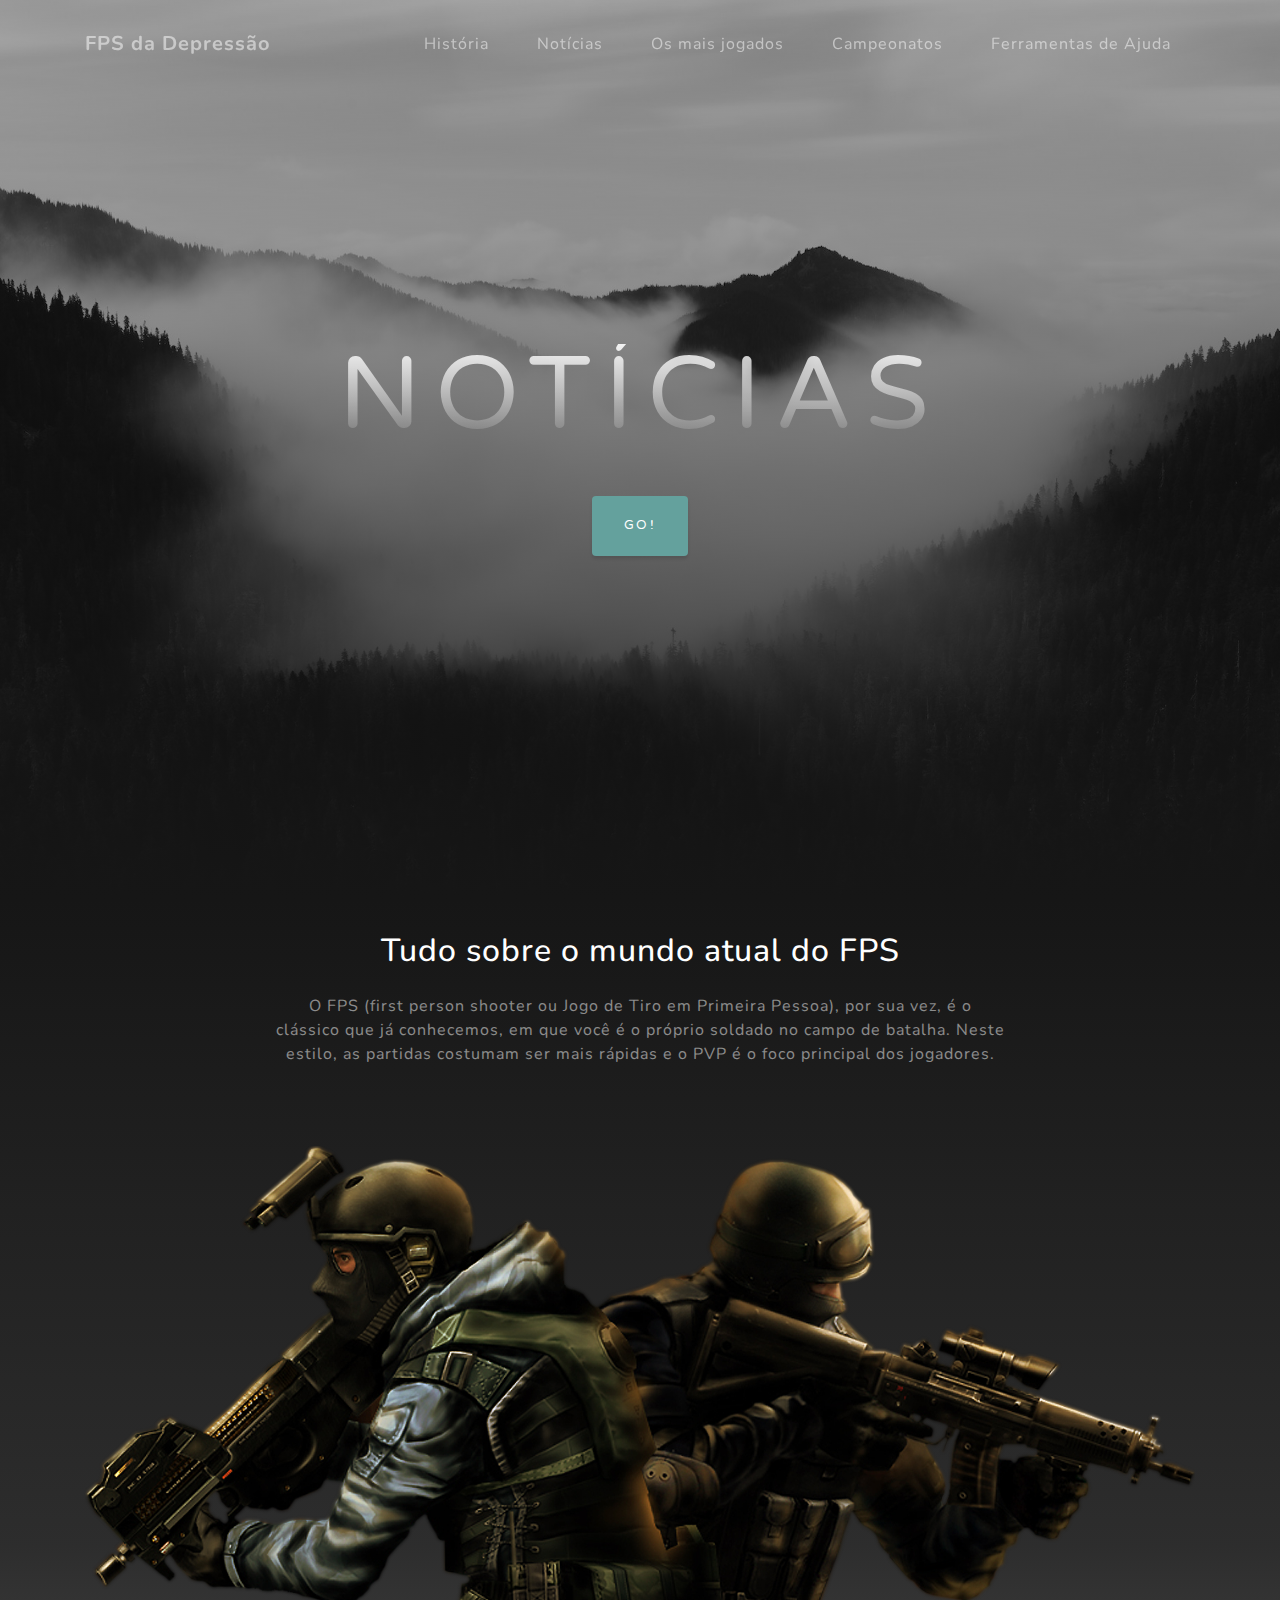
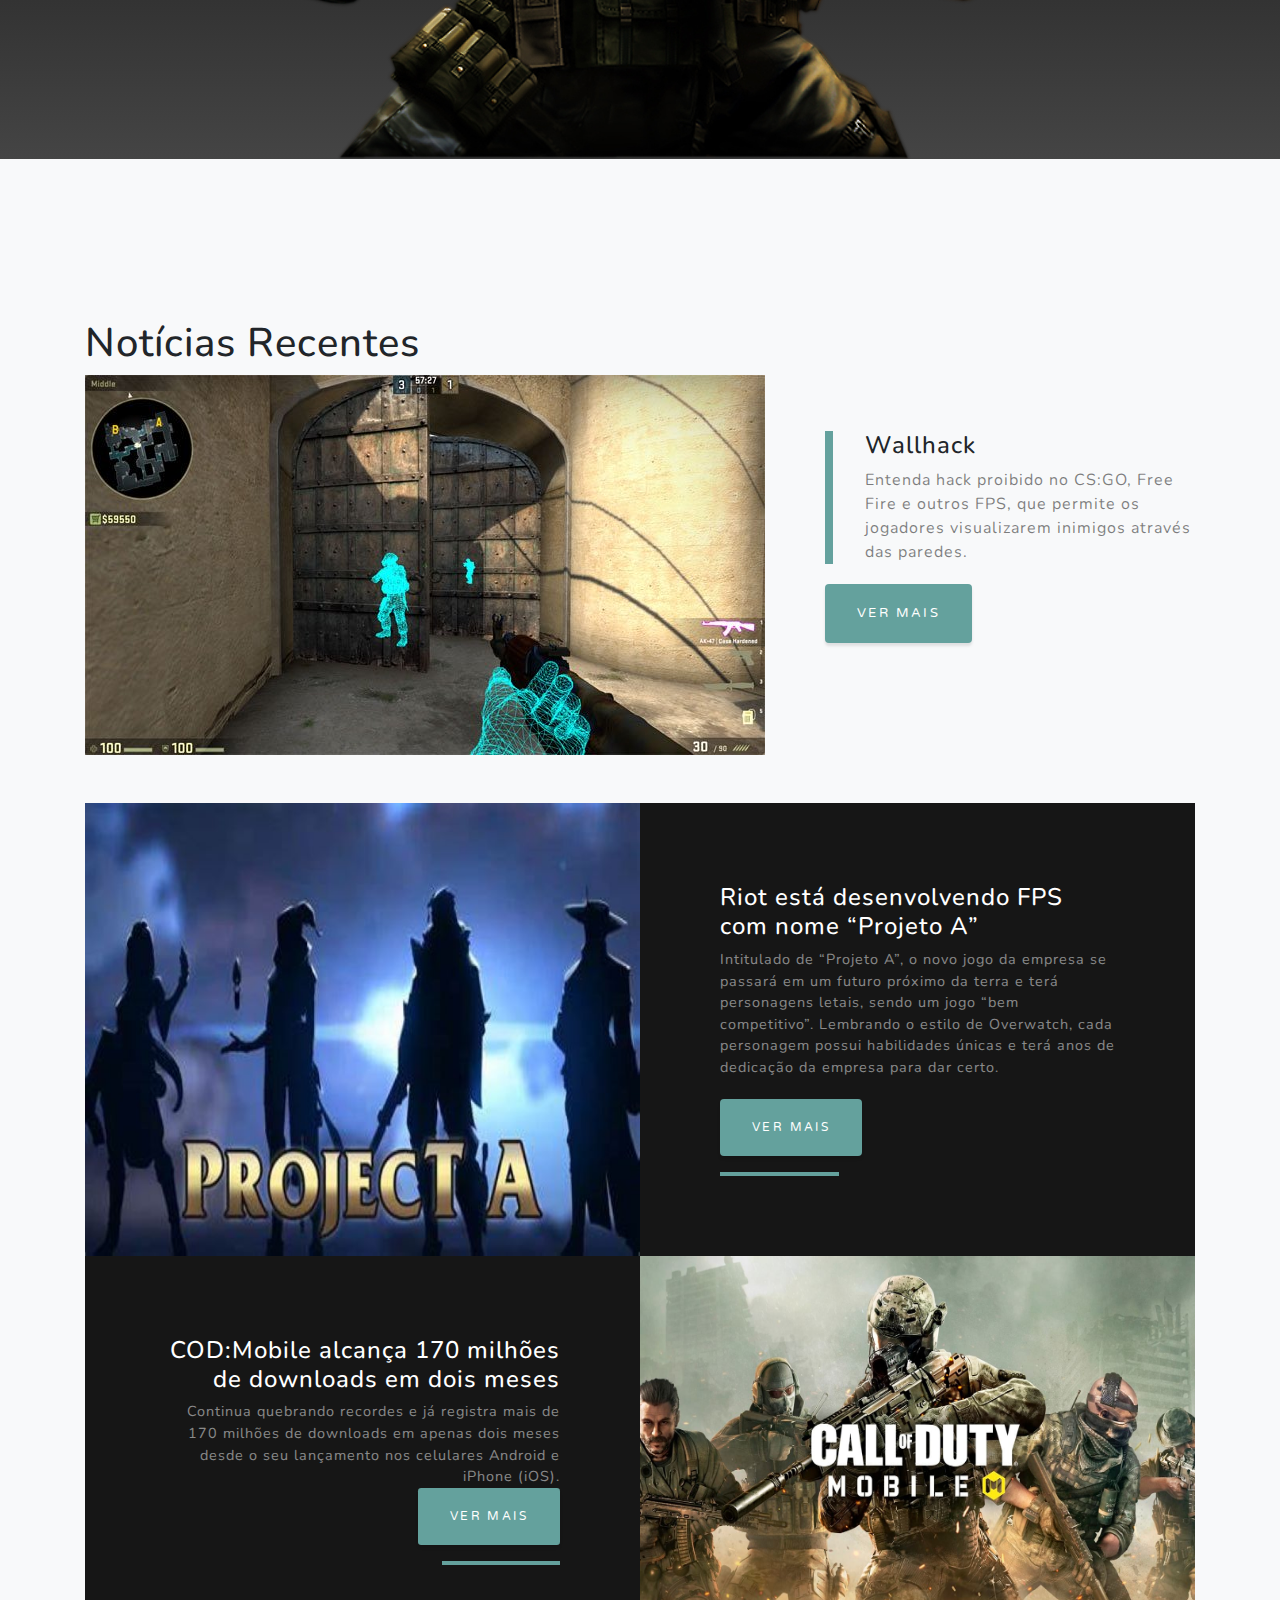
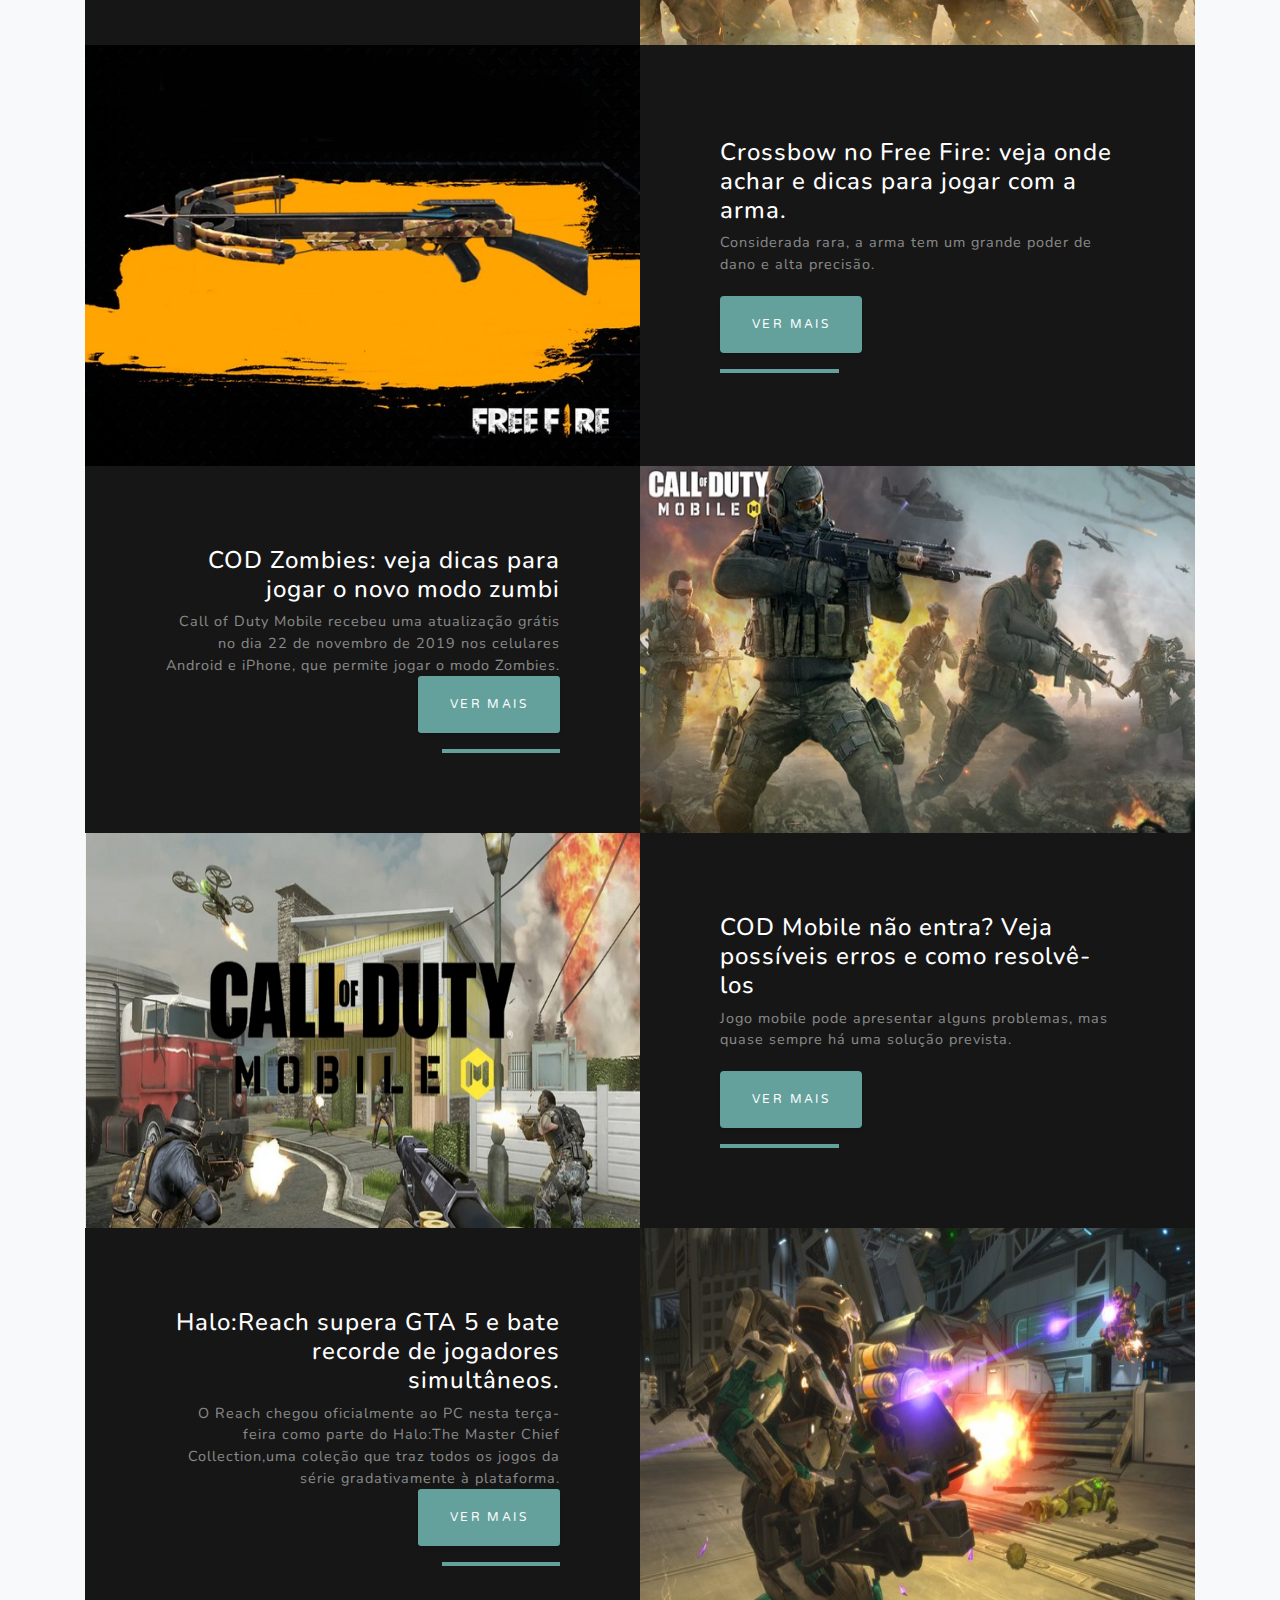
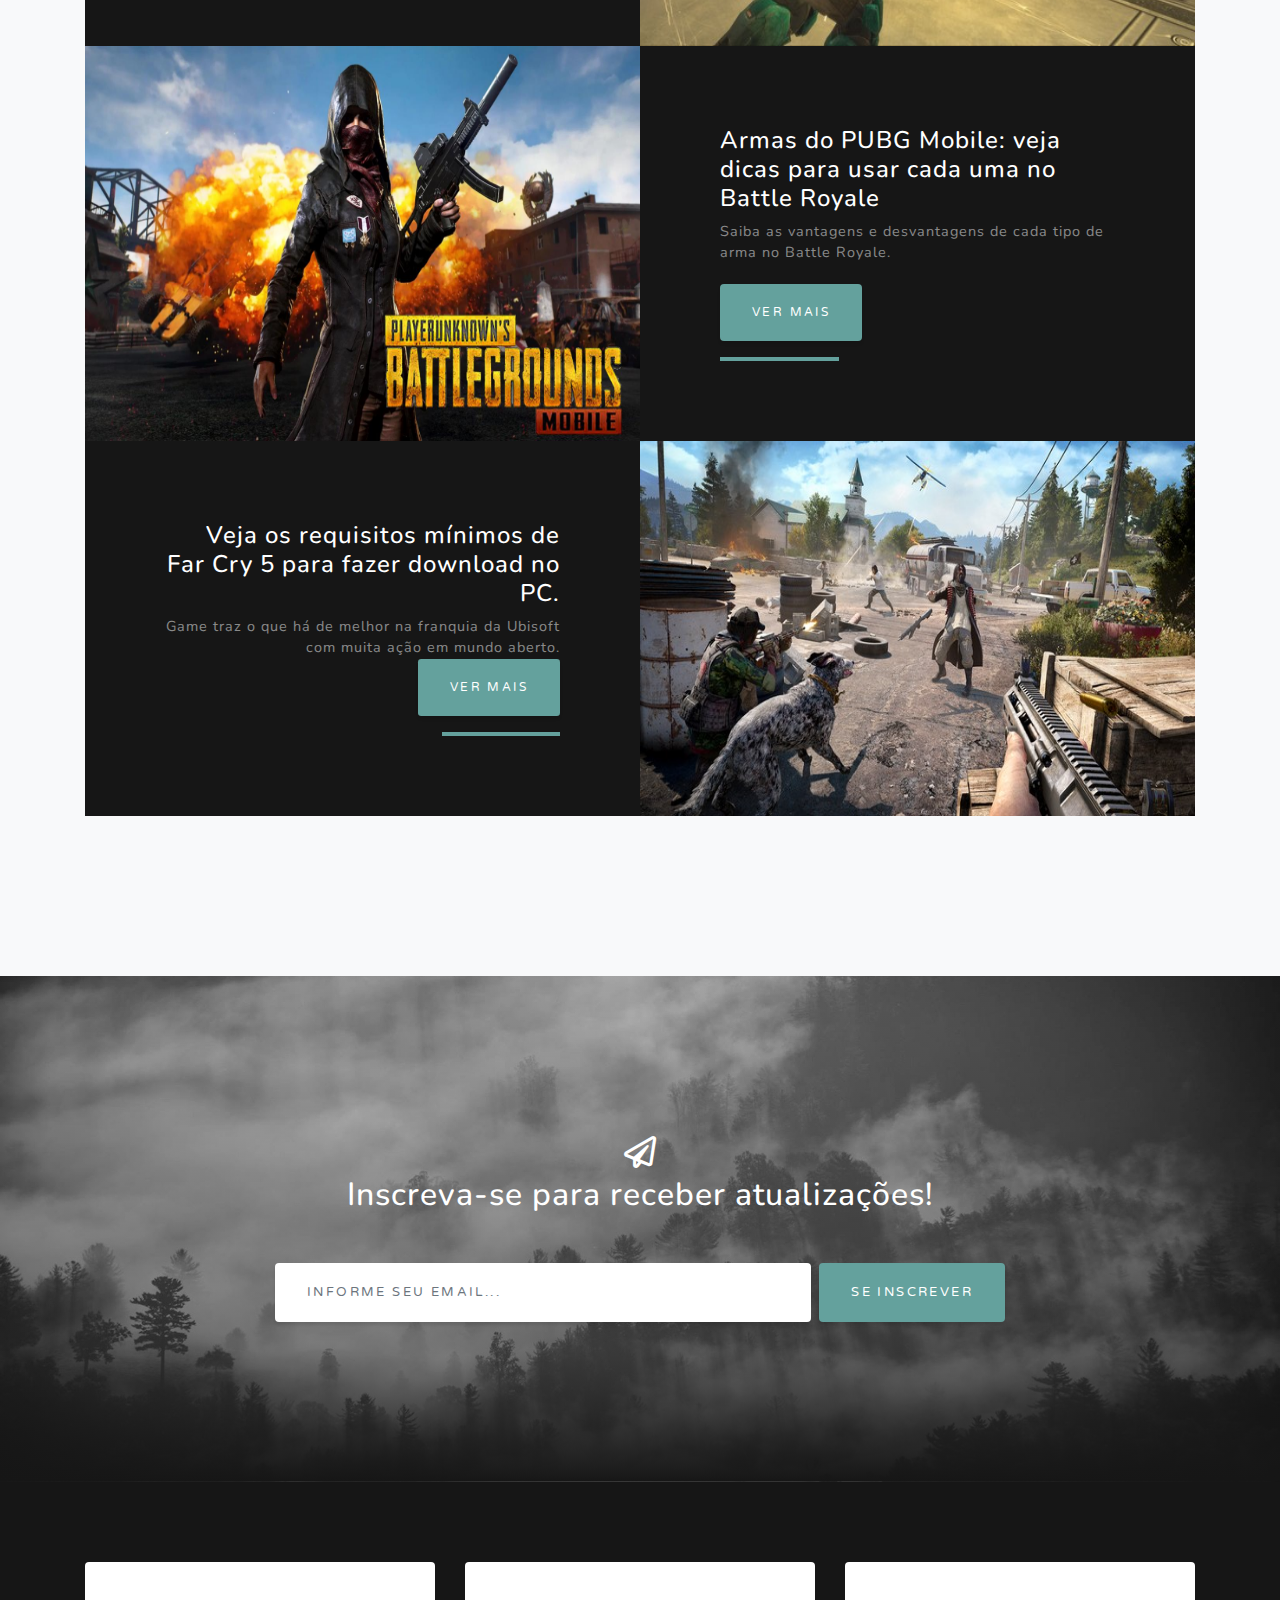
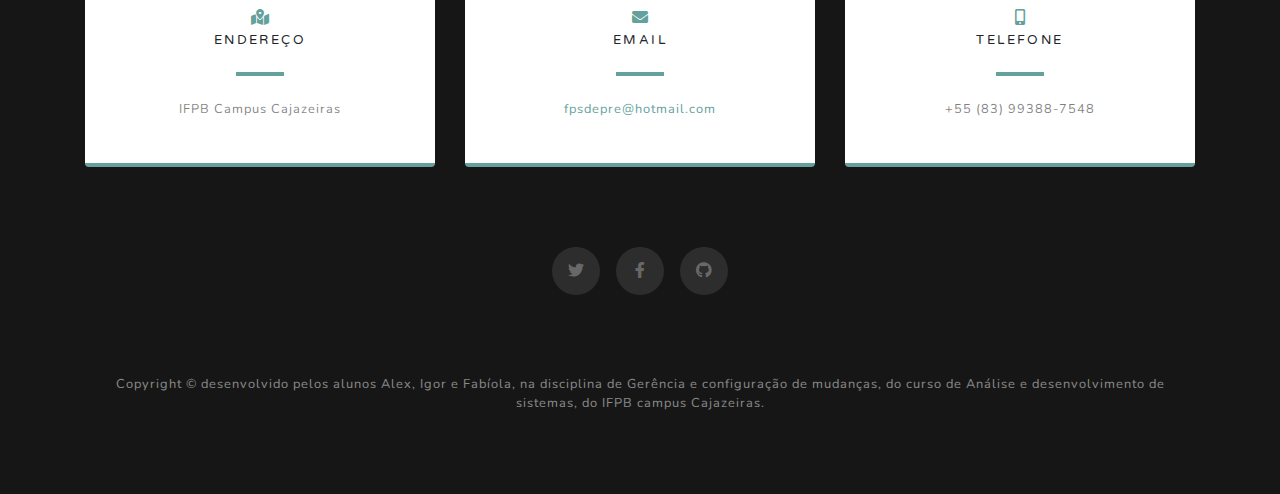
<file: noticias.html>
<!DOCTYPE html>
<html lang="en">

<head>

  <meta charset="utf-8">
  <meta name="viewport" content="width=device-width, initial-scale=1, shrink-to-fit=no">
  <meta name="description" content="">
  <meta name="author" content="">

  <title>FPS da Depressão</title>

  <!-- Bootstrap core CSS -->
  <link href="vendor/bootstrap/css/bootstrap.min.css" rel="stylesheet">

  <!-- Custom fonts for this template -->
  <link href="vendor/fontawesome-free/css/all.min.css" rel="stylesheet">
  <link href="https://fonts.googleapis.com/css?family=Varela+Round" rel="stylesheet">
  <link href="https://fonts.googleapis.com/css?family=Nunito:200,200i,300,300i,400,400i,600,600i,700,700i,800,800i,900,900i" rel="stylesheet">

  <!-- Custom styles for this template -->
  <link href="css/grayscale.css" rel="stylesheet">

</head>

<body id="page-top">


  <!-- Navigation -->
  <nav class="navbar navbar-expand-lg navbar-light fixed-top" id="mainNav">
    <div class="container">
      <a class="navbar-brand js-scroll-trigger" href="index.html">FPS da Depressão</a>
      <button class="navbar-toggler navbar-toggler-right" type="button" data-toggle="collapse" data-target="#navbarResponsive" aria-controls="navbarResponsive" aria-expanded="false" aria-label="Toggle navigation">
        
        <i class="fas fa-bars"></i>
      </button>
      <div class="collapse navbar-collapse" id="navbarResponsive">
        <ul class="navbar-nav ml-auto">
          <li class="nav-item">
            <a class="nav-link js-scroll-trigger" href="História.html">História</a>
          </li>
          <li class="nav-item">
            <a class="nav-link js-scroll-trigger" href="noticias.html">Notícias</a>
          </li>
          <li class="nav-item">
            <a class="nav-link js-scroll-trigger" href="maisjogados.html">Os mais jogados</a>
          </li>
           <li class="nav-item">
            <a class="nav-link js-scroll-trigger" href="campeonato.html">Campeonatos</a>
          </li>
           <li class="nav-item">
            <a class="nav-link js-scroll-trigger" href="ferramentas.html">Ferramentas de Ajuda</a>
          </li>
          

        </ul>
      </div>
    </div>
  </nav>

  <!-- Header -->
  <header class="masthead">
    <div class="container d-flex h-100 align-items-center">
      <div class="mx-auto text-center">
        <h1 class="mx-auto my-0 text-uppercase">Notícias</h1>
        <h2 class="text-white-50 mx-auto mt-2 mb-5"></h2>
        <a href="#about" class="btn btn-primary js-scroll-trigger">Go!</a>
      </div>
    </div>
  </header>

  <!-- About Section -->
  <section id="about" class="about-section text-center">
    <div class="container">
      <div class="row">
        <div class="col-lg-8 mx-auto">
          <h2 class="text-white mb-4">Tudo sobre o mundo atual do FPS</h2>
          <p class="text-white-50"> O FPS (first person shooter ou Jogo de Tiro em Primeira Pessoa), por sua vez, é o clássico que já conhecemos, em que você é o próprio soldado no campo de batalha. Neste estilo, as partidas costumam ser mais rápidas e o PVP é o foco principal dos jogadores.</p>
        </div>
      </div>
      <img src="img/img_notic.png" class="img-fluid" alt="">
    </div>
  </section>

  <!-- Projects Section -->
  <section id="projects" class="projects-section bg-light">
    <div class="container">

      <!-- Featured Project Row -->
      <div class="row align-items-center no-gutters mb-4 mb-lg-5">
        <div class="col-xl-8 col-lg-7">
          <h1>Notícias Recentes</h1>
          <img class="img-fluid mb-3 mb-lg-0" src="img/hack.jpg" alt="">
        </div>
        <div class="col-xl-4 col-lg-5">
          <div class="featured-text text-center text-lg-left">
            <h4>Wallhack</h4>
            <p class="text-black-50 mb-0">Entenda hack proibido no CS:GO, Free Fire e outros FPS, que permite os jogadores visualizarem inimigos através das paredes.</p>
          </div>
          <a href="https://www.techtudo.com.br/noticias/2019/12/wallhack-entenda-hack-proibido-no-csgo-free-fire-e-jogos-de-tiro-esports.ghtml" target="_blank" class="btn btn-primary see-more-btn">VER MAIS</a>
        </div>
      </div>

      <!-- Project One Row -->
      <div class="row justify-content-center no-gutters mb-5 mb-lg-0">
        <div class="col-lg-6">
          <div class="bg-black text-center h-100 project">
            <div class="d-flex h-100">
              <img class="img-fluid" src="img/img_projeto.jpg" alt="">
            </div>
          </div>
        </div>
        <div class="col-lg-6">
          <div class="bg-black text-center h-100 project">
            <div class="d-flex h-100">
              <div class="project-text w-100 my-auto text-center text-lg-left">
                <h4 class="text-white">Riot está desenvolvendo FPS com nome “Projeto A”</h4>
                <p class="mb-0 text-white-50">Intitulado de “Projeto A”, o novo jogo da empresa se passará em um futuro próximo da terra e terá personagens letais, sendo um jogo “bem competitivo”. Lembrando o estilo de Overwatch, cada personagem possui habilidades únicas e terá anos de dedicação da empresa para dar certo.
                </p>
                 <a href="https://www.maisesports.com.br/riot-novo-jogo-fps-projeto-a/" target="_blank" class="btn btn-primary see-more-btn">VER MAIS</a>
                <hr class="d-none d-lg-block mb-0 ml-0">
              </div>
            </div>
          </div>
        </div>
      </div>

      <!-- Project Two Row -->
      <div class="row justify-content-center no-gutters">
        <div class="col-lg-6">
          <div class="bg-black text-center h-100 project">
            <div class="d-flex h-100">
              <img class="img-fluid" src="img/img_cod2.jpg" alt="">
            </div>
          </div>
        </div>
        <div class="col-lg-6 order-lg-first">
          <div class="bg-black text-center h-100 project">
            <div class="d-flex h-100">
              <div class="project-text w-100 my-auto text-center text-lg-right">
                <h4 class="text-white">COD:Mobile alcança 170 milhões de downloads em dois meses</h4>
                <p class="mb-0 text-white-50">Continua quebrando recordes e já registra mais de 170 milhões de downloads em apenas dois meses desde o seu lançamento nos celulares Android e iPhone (iOS).</p>
                 <a href="https://www.techtudo.com.br/noticias/2019/12/call-of-duty-mobile-alcanca-170-milhoes-de-downloads-em-dois-meses.ghtml"target="_blank" class="btn btn-primary btn-sm">VER MAIS</a>
                <hr class="d-none d-lg-block mb-0 mr-0">
              </div>
            </div>
          </div>
        </div>
      </div>
    

      <div class="row justify-content-center no-gutters ">
        <div class="col-lg-6">
          <div class="bg-black text-center h-100 project">
            <div class="d-flex h-100">
              <img class="img-fluid" src="img/arma.ff.jpg" alt="">
            </div>
          </div>
        </div>
        <div class="col-lg-6">
          <div class="bg-black text-center h-100 project">
            <div class="d-flex h-100">
              <div class="project-text w-100 my-auto text-center text-lg-left">
                <h4 class="text-white">Crossbow no Free Fire: veja onde achar e dicas para jogar com a arma.</h4>
                <p class="mb-0 text-white-50">Considerada rara, a arma tem um grande poder de dano e alta precisão.
                </p>
                 <a href="https://www.maisesports.com.br/riot-novo-jogo-fps-projeto-a/" target="_blank" class="btn btn-primary see-more-btn">VER MAIS</a>
                <hr class="d-none d-lg-block mb-0 ml-0">
              </div>
            </div>
          </div>
        </div>
      </div>
    

     <div class="row justify-content-center no-gutters mb-5 mb-lg-0">
        <div class="col-lg-6">
           <div class="bg-black text-center h-100 project">
            <div class="d-flex h-100">
              <img class="img-fluid" src="img/img_cod1.jpg" alt="">
            </div>
          </div>
        </div>
        <div class="col-lg-6 order-lg-first">
          <div class="bg-black text-center h-100 project">
            <div class="d-flex h-100">
              <div class="project-text w-100 my-auto text-center text-lg-right">
                <h4 class="text-white">COD Zombies: veja dicas para jogar o novo modo zumbi</h4>
                <p class="mb-0 text-white-50">Call of Duty Mobile recebeu uma atualização grátis no dia 22 de novembro de 2019 nos celulares Android e iPhone, que permite jogar o modo Zombies.</p>
                 <a href="https://www.techtudo.com.br/dicas-e-tutoriais/2019/12/call-of-duty-mobile-zombies-confira-dicas-para-jogar-o-novo-modo-zumbi.ghtml"target="_blank" class="btn btn-primary btn-sm">VER MAIS</a>
                <hr class="d-none d-lg-block mb-0 mr-0">
              </div>
            </div>
          </div>
        </div>
      </div>
    

     <div class="row justify-content-center no-gutters mb-5 mb-lg-0">
        <div class="col-lg-6">
          <div class="bg-black text-center h-100 project">
            <div class="d-flex h-100">
              <img class="img-fluid" src="img/img-cod3.png" alt="">
            </div>
          </div>
        </div>
        <div class="col-lg-6">
          <div class="bg-black text-center h-100 project">
            <div class="d-flex h-100">
              <div class="project-text w-100 my-auto text-center text-lg-left">
                <h4 class="text-white">COD Mobile não entra? Veja possíveis erros e como resolvê-los</h4>
                <p class="mb-0 text-white-50">Jogo mobile pode apresentar alguns problemas, mas quase sempre há uma solução prevista.
                </p>
                 <a href="https://www.techtudo.com.br/dicas-e-tutoriais/2019/12/call-of-duty-mobile-nao-entra-veja-possiveis-erros-e-como-resolve-los.ghtml" target="_blank" class="btn btn-primary see-more-btn">VER MAIS</a>
                <hr class="d-none d-lg-block mb-0 ml-0">
              </div>
            </div>
          </div>
        </div>
      </div>

      <div class="row justify-content-center no-gutters">
        <div class="col-lg-6">
          <div class="bg-black text-center h-100 project">
            <div class="d-flex h-100">
              <img class="img-fluid" src="img/halo.jpg" alt="">
            </div>
          </div>
        </div>
        <div class="col-lg-6 order-lg-first">
          <div class="bg-black text-center h-100 project">
            <div class="d-flex h-100">
              <div class="project-text w-100 my-auto text-center text-lg-right">
                <h4 class="text-white">Halo:Reach supera GTA 5 e bate recorde de jogadores simultâneos.</h4>
                <p class="mb-0 text-white-50">O Reach chegou oficialmente ao PC nesta terça-feira como parte do Halo:The Master Chief Collection,uma coleção que traz todos os jogos da série gradativamente à plataforma.</p>
                 <a href="https://www.techtudo.com.br/noticias/2019/12/halo-reach-supera-gta-5-e-bate-recorde-de-jogadores-simultaneos-no-steam.ghtml"target="_blank" class="btn btn-primary btn-sm">VER MAIS</a>
                <hr class="d-none d-lg-block mb-0 mr-0">
              </div>
            </div>
          </div>
        </div>
      </div>

     <div class="row justify-content-center no-gutters mb-5 mb-lg-0">
        <div class="col-lg-6">
          <div class="bg-black text-center h-100 project">
            <div class="d-flex h-100">
              <img class="img-fluid" src="img/pubg.jpg" alt="">
            </div>
          </div>
        </div>
        <div class="col-lg-6">
          <div class="bg-black text-center h-100 project">
            <div class="d-flex h-100">
              <div class="project-text w-100 my-auto text-center text-lg-left">
                <h4 class="text-white">Armas do PUBG Mobile: veja dicas para usar cada uma no Battle Royale</h4>
                <p class="mb-0 text-white-50">Saiba as vantagens e desvantagens de cada tipo de arma no Battle Royale.
                </p>
                 <a href="https://www.techtudo.com.br/noticias/2019/12/armas-do-pubg-mobile-veja-dicas-para-usar-cada-uma-no-battle-royale.ghtml" target="_blank" class="btn btn-primary see-more-btn">VER MAIS</a>
                <hr class="d-none d-lg-block mb-0 ml-0">
              </div>
            </div>
          </div>
        </div>
      </div>

       <div class="row justify-content-center no-gutters">
        <div class="col-lg-6">
          <div class="bg-black text-center h-100 project">
            <div class="d-flex h-100">
              <img class="img-fluid" src="img/farcry.jpg" alt="">
            </div>
          </div>
        </div>
        <div class="col-lg-6 order-lg-first">
          <div class="bg-black text-center h-100 project">
            <div class="d-flex h-100">
              <div class="project-text w-100 my-auto text-center text-lg-right">
                <h4 class="text-white">Veja os requisitos mínimos de Far Cry 5 para fazer download no PC.</h4>
                <p class="mb-0 text-white-50">Game traz o que há de melhor na franquia da Ubisoft com muita ação em mundo aberto.</p>
                 <a href="https://www.techtudo.com.br/noticias/2019/12/veja-os-requisitos-minimos-de-far-cry-5-para-fazer-download-no-pc.ghtml"target="_blank" class="btn btn-primary btn-sm">VER MAIS</a>
                <hr class="d-none d-lg-block mb-0 mr-0">
              </div>
            </div>
          </div>
        </div>
      </div>

  
  </section>

  <!-- Signup Section -->
  <section id="signup" class="signup-section">
    <div class="container">
      <div class="row">
        <div class="col-md-10 col-lg-8 mx-auto text-center">

          <i class="far fa-paper-plane fa-2x mb-2 text-white"></i>
          <h2 class="text-white mb-5">Inscreva-se para receber atualizações!</h2>

          <form class="form-inline d-flex">
            <input type="email" class="form-control flex-fill mr-0 mr-sm-2 mb-3 mb-sm-0" id="inputEmail" placeholder="Informe seu email...">
            <button type="submit" class="btn btn-primary mx-auto">Se inscrever</button>
          </form>

        </div>
      </div>
    </div>
  </section>

  <!-- Contact Section -->
 <section class="contact-section bg-black">
    <div class="container">

      <div class="row">

        <div class="col-md-4 mb-3 mb-md-0">
          <div class="card py-4 h-100">
            <div class="card-body text-center">
              <i class="fas fa-map-marked-alt text-primary mb-2"></i>
              <h4 class="text-uppercase m-0">Endereço</h4>
              <hr class="my-4">
              <div class="small text-black-50">IFPB Campus Cajazeiras</div>
            </div>
          </div>
        </div>

        <div class="col-md-4 mb-3 mb-md-0">
          <div class="card py-4 h-100">
            <div class="card-body text-center">
              <i class="fas fa-envelope text-primary mb-2"></i>
              <h4 class="text-uppercase m-0">Email</h4>
              <hr class="my-4">
              <div class="small text-black-50">
                <a href="#">fpsdepre@hotmail.com</a>
              </div>
            </div>
          </div>
        </div>

        <div class="col-md-4 mb-3 mb-md-0">
          <div class="card py-4 h-100">
            <div class="card-body text-center">
              <i class="fas fa-mobile-alt text-primary mb-2"></i>
              <h4 class="text-uppercase m-0">Telefone</h4>
              <hr class="my-4">
              <div class="small text-black-50">+55 (83) 99388-7548</div>
            </div>
          </div>
        </div>
      </div>

      <div class="social d-flex justify-content-center">
        <a href="#" class="mx-2">
          <i class="fab fa-twitter"></i>
        </a>
        <a href="#" class="mx-2">
          <i class="fab fa-facebook-f"></i>
        </a>
        <a href="https://github.com/Erza-titania/ProjetoGCM" target="_blank" class="mx-2">
          <i class="fab fa-github"></i>
        </a>
      </div>

    </div>
  </section>

  <!-- Footer -->
  <footer class="bg-black small text-center text-white-50">
    <div class="container">
      Copyright &copy; desenvolvido pelos alunos Alex, Igor e Fabíola, na disciplina de Gerência e configuração de mudanças, do curso de Análise e desenvolvimento de sistemas, do IFPB campus Cajazeiras.
    </div>
  </footer>

  <!-- Bootstrap core JavaScript -->
  <script src="vendor/jquery/jquery.min.js"></script>
  <script src="vendor/bootstrap/js/bootstrap.bundle.min.js"></script>

  <!-- Plugin JavaScript -->
  <script src="vendor/jquery-easing/jquery.easing.min.js"></script>

  <!-- Custom scripts for this template -->
  <script src="js/grayscale.min.js"> </script>

</body>

</html>
</file>
<file: css/grayscale.min.css>
/*!
 * Start Bootstrap - Grayscale v5.0.9 (https://startbootstrap.com/template-overviews/grayscale)
 * Copyright 2013-2019 Start Bootstrap
 * Licensed under MIT (https://github.com/BlackrockDigital/startbootstrap-grayscale/blob/master/LICENSE)
 */#mainNav{min-height:56px;background-color:#fff}#mainNav .navbar-toggler{font-size:80%;padding:.75rem;color:#64a19d;border:1px solid #64a19d}#mainNav .navbar-toggler:focus{outline:0}#mainNav .navbar-brand{color:#161616;font-weight:700;padding:.9rem 0}#mainNav .navbar-nav .nav-item:hover{color:fade(white,80%);outline:0;background-color:transparent}#mainNav .navbar-nav .nav-item:active,#mainNav .navbar-nav .nav-item:focus{outline:0;background-color:transparent}@media (min-width:992px){#mainNav{padding-top:0;padding-bottom:0;border-bottom:none;background-color:transparent;transition:background-color .3s ease-in-out}#mainNav .navbar-brand{padding:.5rem 0;color:rgba(255,255,255,.5)}#mainNav .nav-link{transition:none;padding:2rem 1.5rem;color:rgba(255,255,255,.5)}#mainNav .nav-link:hover{color:rgba(255,255,255,.75)}#mainNav .nav-link:active{color:#fff}#mainNav.navbar-shrink{background-color:#fff}#mainNav.navbar-shrink .navbar-brand{color:#161616}#mainNav.navbar-shrink .nav-link{color:#161616;padding:1.5rem 1.5rem 1.25rem;border-bottom:.25rem solid transparent}#mainNav.navbar-shrink .nav-link:hover{color:#64a19d}#mainNav.navbar-shrink .nav-link:active{color:#467370}#mainNav.navbar-shrink .nav-link.active{color:#64a19d;outline:0;border-bottom:.25rem solid #64a19d}}.masthead{position:relative;width:100%;height:auto;min-height:35rem;padding:15rem 0;background:linear-gradient(to bottom,rgba(22,22,22,.3) 0,rgba(22,22,22,.7) 75%,#161616 100%),url(../img/bg-masthead.jpg);background-position:center;background-repeat:no-repeat;background-attachment:scroll;background-size:cover}.masthead h1{font-family:'Varela Round';font-size:2.5rem;line-height:2.5rem;letter-spacing:.8rem;background:-webkit-linear-gradient(rgba(255,255,255,.9),rgba(255,255,255,0));-webkit-text-fill-color:transparent;-webkit-background-clip:text}.masthead h2{max-width:20rem;font-size:1rem}@media (min-width:768px){.masthead h1{font-size:4rem;line-height:4rem}}@media (min-width:992px){.masthead{height:100vh;padding:0}.masthead h1{font-size:6.5rem;line-height:6.5rem;letter-spacing:.8rem}.masthead h2{max-width:30rem;font-size:1.25rem}}.btn{box-shadow:0 .1875rem .1875rem 0 rgba(0,0,0,.1)!important;padding:1.25rem 2rem;font-family:'Varela Round';font-size:80%;text-transform:uppercase;letter-spacing:.15rem;border:0}.btn-primary{background-color:#64a19d}.btn-primary:hover{background-color:#4f837f}.btn-primary:focus{background-color:#4f837f;color:#fff}.btn-primary:active{background-color:#467370!important}.about-section{padding-top:10rem;background:linear-gradient(to bottom,#161616 0,rgba(22,22,22,.9) 75%,rgba(22,22,22,.8) 100%)}.about-section p{margin-bottom:5rem}.projects-section{padding:10rem 0}.projects-section .featured-text{padding:2rem}@media (min-width:992px){.projects-section .featured-text{padding:0 0 0 2rem;border-left:.5rem solid #64a19d}}.projects-section .project-text{padding:3rem;font-size:90%}@media (min-width:992px){.projects-section .project-text{padding:5rem}.projects-section .project-text hr{border-color:#64a19d;border-width:.25rem;width:30%}}.signup-section{padding:10rem 0;background:linear-gradient(to bottom,rgba(22,22,22,.1) 0,rgba(22,22,22,.5) 75%,#161616 100%),url(../img/bg-signup.jpg);background-position:center;background-repeat:no-repeat;background-attachment:scroll;background-size:cover}.signup-section .form-inline input{box-shadow:0 .1875rem .1875rem 0 rgba(0,0,0,.1)!important;padding:1.25rem 2rem;height:auto;font-family:'Varela Round';font-size:80%;text-transform:uppercase;letter-spacing:.15rem;border:0}.contact-section{padding:5rem 0 0}.contact-section .card{border:0;border-bottom:.25rem solid #64a19d}.contact-section .card h4{font-size:.8rem;font-family:'Varela Round';text-transform:uppercase;letter-spacing:.15rem}.contact-section .card hr{border-color:#64a19d;border-width:.25rem;width:3rem}.contact-section .social{margin-top:5rem}.contact-section .social a{text-align:center;height:3rem;width:3rem;background:rgba(255,255,255,.1);border-radius:100%;line-height:3rem;color:rgba(255,255,255,.3)}.contact-section .social a:hover{color:rgba(255,255,255,.5)}.contact-section .social a:active{color:#fff}body{font-family:Nunito;letter-spacing:.0625em}a{color:#64a19d}a:focus,a:hover{text-decoration:none;color:#3c6360}.bg-black{background-color:#161616!important}.bg-primary{background-color:#64a19d!important}.text-primary{color:#64a19d!important}footer{padding:5rem 0}
</file>
<file: css/grayscale.css>
/*!
 * Start Bootstrap - Grayscale v5.0.9 (https://startbootstrap.com/template-overviews/grayscale)
 * Copyright 2013-2019 Start Bootstrap
 * Licensed under MIT (https://github.com/BlackrockDigital/startbootstrap-grayscale/blob/master/LICENSE)
 */

#mainNav {
  min-height: 56px;
  background-color: #fff;
}

#mainNav .navbar-toggler {
  font-size: 80%;
  padding: 0.75rem;
  color: #64a19d;
  border: 1px solid #64a19d;
}

#mainNav .navbar-toggler:focus {
  outline: none;
}

#mainNav .navbar-brand {
  color: #161616;
  font-weight: 700;
  padding: .9rem 0;
}

#mainNav .navbar-nav .nav-item:hover {
  color: fade(white, 80%);
  outline: none;
  background-color: transparent;
}

#mainNav .navbar-nav .nav-item:active, #mainNav .navbar-nav .nav-item:focus {
  outline: none;
  background-color: transparent;
}

@media (min-width: 992px) {
  #mainNav {
    padding-top: 0;
    padding-bottom: 0;
    border-bottom: none;
    background-color: transparent;
    transition: background-color 0.3s ease-in-out;
  }
  #mainNav .navbar-brand {
    padding: .5rem 0;
    color: rgba(255, 255, 255, 0.5);
  }
  #mainNav .nav-link {
    transition: none;
    padding: 2rem 1.5rem;
    color: rgba(255, 255, 255, 0.5);
  }
  #mainNav .nav-link:hover {
    color: rgba(255, 255, 255, 0.75);
  }
  #mainNav .nav-link:active {
    color: white;
  }
  #mainNav.navbar-shrink {
    background-color: #fff;
  }
  #mainNav.navbar-shrink .navbar-brand {
    color: #161616;
  }
  #mainNav.navbar-shrink .nav-link {
    color: #161616;
    padding: 1.5rem 1.5rem 1.25rem;
    border-bottom: 0.25rem solid transparent;
  }
  #mainNav.navbar-shrink .nav-link:hover {
    color: #64a19d;
  }
  #mainNav.navbar-shrink .nav-link:active {
    color: #467370;
  }
  #mainNav.navbar-shrink .nav-link.active {
    color: #64a19d;
    outline: none;
    border-bottom: 0.25rem solid #64a19d;
  }
}

.masthead {
  position: relative;
  width: 100%;
  height: auto;
  min-height: 35rem;
  padding: 15rem 0;
  background: linear-gradient(to bottom, rgba(22, 22, 22, 0.3) 0%, rgba(22, 22, 22, 0.7) 75%, #161616 100%), url("../img/bg-masthead.jpg");
  background-position: center;
  background-repeat: no-repeat;
  background-attachment: scroll;
  background-size: cover;
}

.masthead h1 {
  font-family: 'Varela Round';
  font-size: 2.5rem;
  line-height: 2.5rem;
  letter-spacing: 0.8rem;
  background: -webkit-linear-gradient(rgba(255, 255, 255, 0.9), rgba(255, 255, 255, 0));
  -webkit-text-fill-color: transparent;
  -webkit-background-clip: text;
}

.masthead h2 {
  max-width: 20rem;
  font-size: 1rem;
}

@media (min-width: 768px) {
  .masthead h1 {
    font-size: 4rem;
    line-height: 4rem;
  }
}

@media (min-width: 992px) {
  .masthead {
    height: 100vh;
    padding: 0;
  }
  .masthead h1 {
    font-size: 6.5rem;
    line-height: 6.5rem;
    letter-spacing: 0.8rem;
  }
  .masthead h2 {
    max-width: 30rem;
    font-size: 1.25rem;
  }
}

.btn {
  box-shadow: 0 0.1875rem 0.1875rem 0 rgba(0, 0, 0, 0.1) !important;
  padding: 1.25rem 2rem;
  font-family: 'Varela Round';
  font-size: 80%;
  text-transform: uppercase;
  letter-spacing: .15rem;
  border: 0;
}

.btn-primary {
  background-color: #64a19d;
}

.btn-primary:hover {
  background-color: #4f837f;
}

.btn-primary:focus {
  background-color: #4f837f;
  color: white;
}

.btn-primary:active {
  background-color: #467370 !important;
}

.about-section {
  padding-top: 2rem;
  background: linear-gradient(to bottom, #161616 0%, rgba(22, 22, 22, 0.9) 75%, rgba(22, 22, 22, 0.8) 100%);
}

.about-section p {
  margin-bottom: 5rem;
}

.projects-section {
  padding: 10rem 0;
}

.projects-section .featured-text {
  padding: 2rem;
}

@media (min-width: 992px) {
  .projects-section .featured-text {
    padding: 0 0 0 2rem;
    border-left: 0.5rem solid #64a19d;
  }
}

.projects-section .project-text {
  padding: 3rem;
  font-size: 90%;
}

@media (min-width: 992px) {
  .projects-section .project-text {
    padding: 5rem;
  }
  .projects-section .project-text hr {
    border-color: #64a19d;
    border-width: .25rem;
    width: 30%;
  }
}

.signup-section {
  padding: 10rem 0;
  background: linear-gradient(to bottom, rgba(22, 22, 22, 0.1) 0%, rgba(22, 22, 22, 0.5) 75%, #161616 100%), url("../img/bg-signup.jpg");
  background-position: center;
  background-repeat: no-repeat;
  background-attachment: scroll;
  background-size: cover;
}

.signup-section .form-inline input {
  box-shadow: 0 0.1875rem 0.1875rem 0 rgba(0, 0, 0, 0.1) !important;
  padding: 1.25rem 2rem;
  height: auto;
  font-family: 'Varela Round';
  font-size: 80%;
  text-transform: uppercase;
  letter-spacing: 0.15rem;
  border: 0;
}

.contact-section {
  padding: 5rem 0 0;
}

.contact-section .card {
  border: 0;
  border-bottom: 0.25rem solid #64a19d;
}

.contact-section .card h4 {
  font-size: 0.8rem;
  font-family: 'Varela Round';
  text-transform: uppercase;
  letter-spacing: 0.15rem;
}

.contact-section .card hr {
  border-color: #64a19d;
  border-width: 0.25rem;
  width: 3rem;
}

.contact-section .social {
  margin-top: 5rem;
}

.contact-section .social a {
  text-align: center;
  height: 3rem;
  width: 3rem;
  background: rgba(255, 255, 255, 0.1);
  border-radius: 100%;
  line-height: 3rem;
  color: rgba(255, 255, 255, 0.3);
}

.contact-section .social a:hover {
  color: rgba(255, 255, 255, 0.5);
}

.contact-section .social a:active {
  color: #fff;
}

body {
  font-family: 'Nunito';
  letter-spacing: 0.0625em;
}

a {
  color: #64a19d;
}

a:focus, a:hover {
  text-decoration: none;
  color: #3c6360;
}

.bg-black {
  background-color: #161616 !important;
}

.bg-primary {
  background-color: #64a19d !important;
}

.text-primary {
  color: #64a19d !important;
}

footer {
  padding: 5rem 0;
}


.see-more-btn {
  margin-top: 20px;
}

.target {
  width: 400px;
  height: 400px;
  border-radius: 50%;
  margin: 20px auto;
  cursor: pointer;
}

.not-ready {
  background-color: #111;
  color: white;
  padding: 17%;
  font-size: 72px;
}

.ready {
  background-color: #64a19d;
}

.result-good {
  background-color: #34bf49;
}

.result-bad {
  background-color: #ed1c24;
}

.scoreboard-box {
  padding: 20px;
}

.info {
  margin: 10px auto;
}

.reaction-test-box {
  color: #222;
}

.scoreboard-box {
  border: solid;
  border-width: 0.5px;
  border-radius: 20px;
  padding: 20px;
  box-shadow: 1px 1px 13px 3px grey;
}

.scoreboard-box h2 {
  margin-bottom: 30px;
}
</file>
